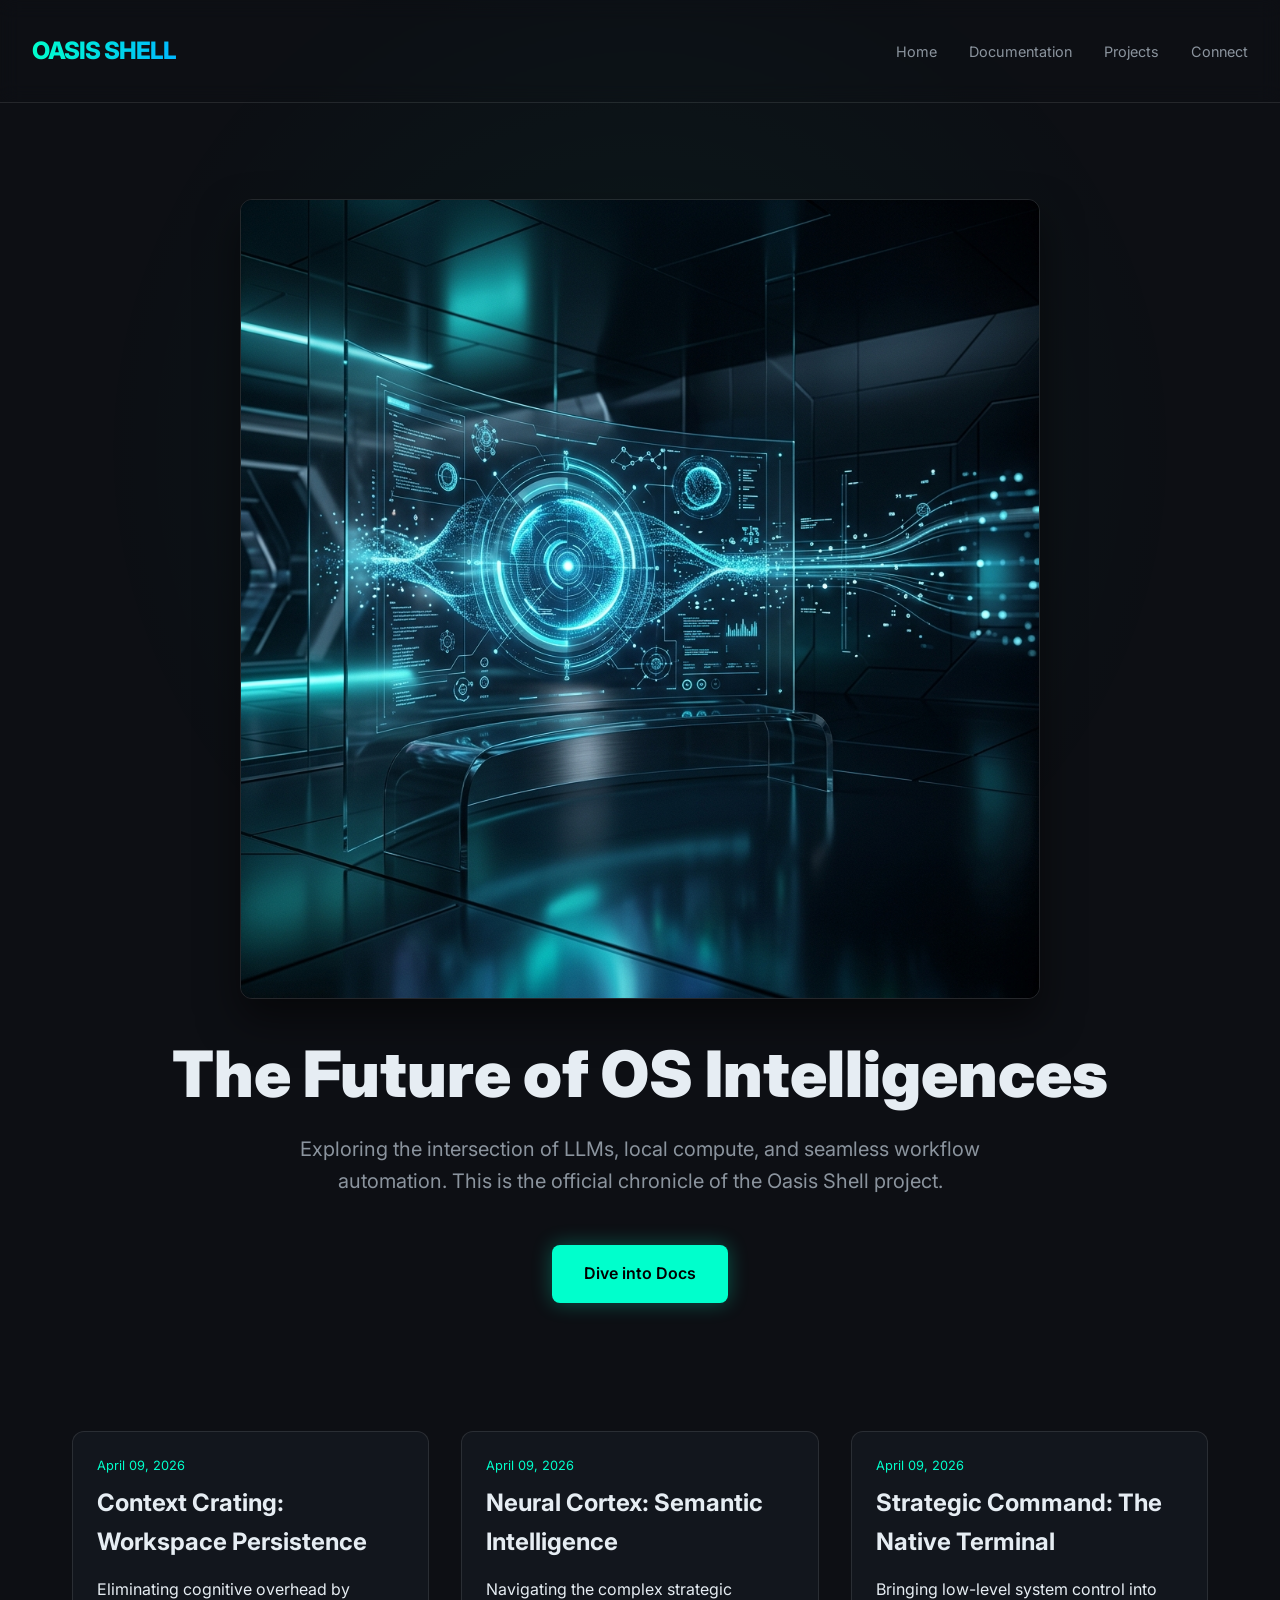
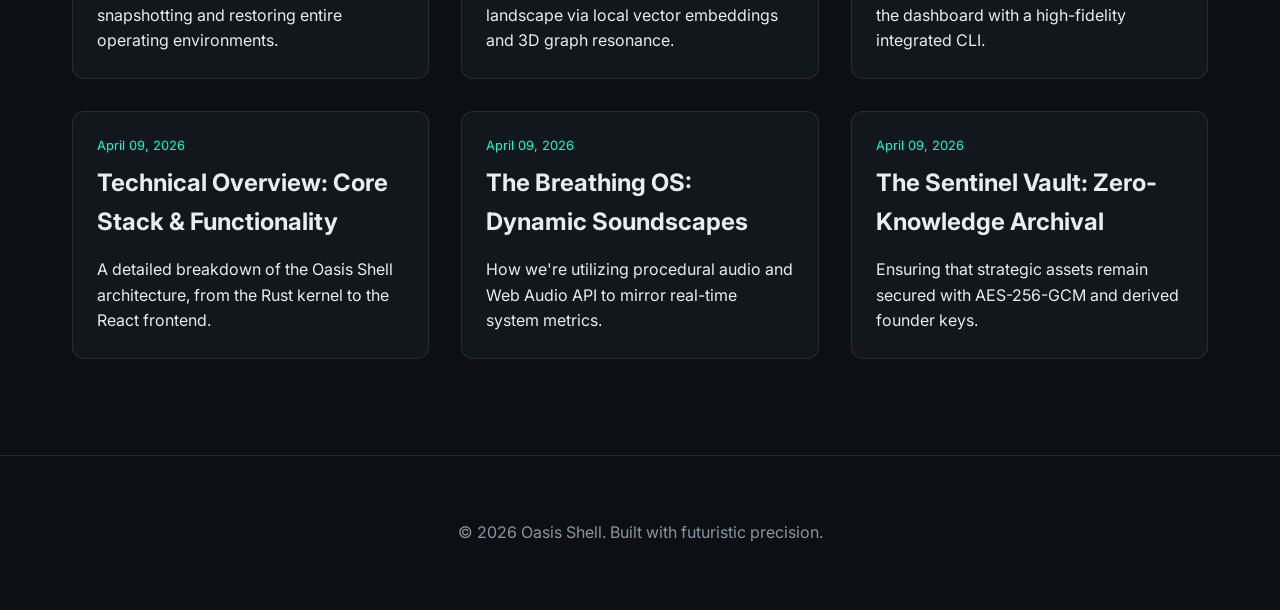
<file: index.html>
<!DOCTYPE html>
<html lang="en">
<head>
    <meta charset="UTF-8">
    <meta name="viewport" content="width=device-width, initial-scale=1.0">
    <title>Oasis Shell | The Blog</title>
    <link rel="stylesheet" href="css/style.css">
    <link rel="preconnect" href="https://fonts.googleapis.com">
    <link rel="preconnect" href="https://fonts.gstatic.com" crossorigin>
    <link href="https://fonts.googleapis.com/css2?family=Inter:ital,opsz,wght@0,14..32,100..900;1,14..32,100..900&display=swap" rel="stylesheet">
    <style>
        .hero {
            opacity: 0;
            animation: fadeIn 1s forwards ease-out 0.2s;
        }

        .posts-grid {
            opacity: 0;
            animation: fadeIn 1s forwards ease-out 0.5s;
        }
    </style>
</head>
<body>
    <div class="bg-vignette"></div>

    <header class="header">
        <div class="logo">Oasis Shell</div>
        <nav class="nav-links">
            <a href="index.html">Home</a>
            <a href="docs/overview.html">Documentation</a>
            <a href="#projects">Projects</a>
            <a href="mailto:contact@oasis.com">Connect</a>
        </nav>
    </header>

    <main>
        <section class="hero">
            <div class="hero-image-container" style="margin-bottom: 2rem;">
                <img src="assets/hero.png" alt="Oasis Shell Hero" style="width: 100%; max-width: 800px; border-radius: 12px; box-shadow: 0 20px 40px rgba(0,0,0,0.5); border: 1px solid var(--border-color);">
            </div>
            <h1>The Future of OS Intelligences</h1>
            <p>Exploring the intersection of LLMs, local compute, and seamless workflow automation. This is the official chronicle of the Oasis Shell project.</p>
            <div class="cta">
                <a href="docs/overview.html" class="btn btn-primary">Dive into Docs</a>
            </div>
        </section>

        <section class="posts-grid">
            <a href="posts/context-crating.html" class="post-card">
              <span class="date">April 09, 2026</span>
              <h3>Context Crating: Workspace Persistence</h3>
              <p>Eliminating cognitive overhead by snapshotting and restoring entire operating environments.</p>
            </a>

            <a href="posts/cortex-intelligence.html" class="post-card">
              <span class="date">April 09, 2026</span>
              <h3>Neural Cortex: Semantic Intelligence</h3>
              <p>Navigating the complex strategic landscape via local vector embeddings and 3D graph resonance.</p>
            </a>

            <a href="posts/command-center.html" class="post-card">
              <span class="date">April 09, 2026</span>
              <h3>Strategic Command: The Native Terminal</h3>
              <p>Bringing low-level system control into the dashboard with a high-fidelity integrated CLI.</p>
            </a>

            <a href="posts/functionality-overview.html" class="post-card">
              <span class="date">April 09, 2026</span>
              <h3>Technical Overview: Core Stack & Functionality</h3>
              <p>A detailed breakdown of the Oasis Shell architecture, from the Rust kernel to the React frontend.</p>
            </a>

            <a href="posts/dynamic-soundscape.html" class="post-card">
              <span class="date">April 09, 2026</span>
              <h3>The Breathing OS: Dynamic Soundscapes</h3>
              <p>How we're utilizing procedural audio and Web Audio API to mirror real-time system metrics.</p>
            </a>

            <a href="posts/sentinel-vault.html" class="post-card">
              <span class="date">April 09, 2026</span>
              <h3>The Sentinel Vault: Zero-Knowledge Archival</h3>
              <p>Ensuring that strategic assets remain secured with AES-256-GCM and derived founder keys.</p>
            </a>
        </section>
    </main>

    <footer style="text-align: center; color: var(--text-secondary); padding: 4rem 1rem; border-top: 1px solid var(--border-color); margin-top: 4rem;">
        <p>&copy; 2026 Oasis Shell. Built with futuristic precision.</p>
    </footer>
</body>
</html>
</file>
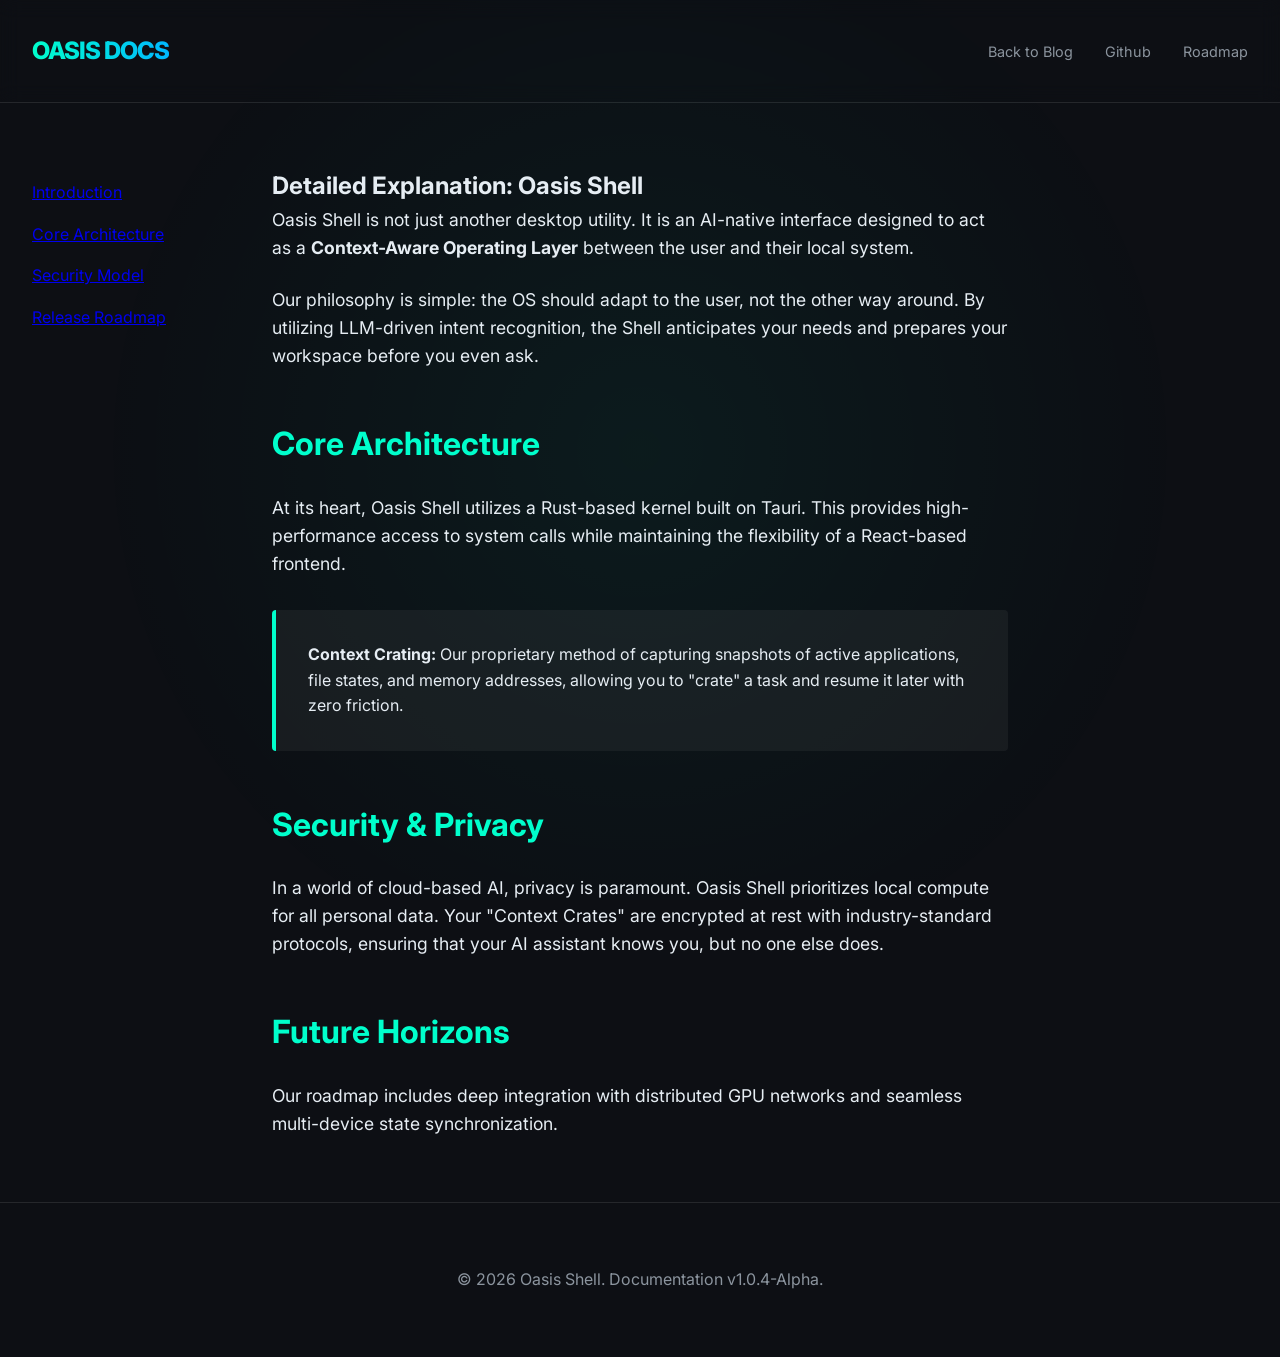
<file: docs/overview.html>
<!DOCTYPE html>
<html lang="en">
<head>
    <meta charset="UTF-8">
    <meta name="viewport" content="width=device-width, initial-scale=1.0">
    <title>Documentation | Oasis Shell</title>
    <link rel="stylesheet" href="../css/style.css">
    <link rel="preconnect" href="https://fonts.googleapis.com">
    <link rel="preconnect" href="https://fonts.gstatic.com" crossorigin>
    <link href="https://fonts.googleapis.com/css2?family=Inter:ital,opsz,wght@0,14..32,100..900;1,14..32,100..900&display=swap" rel="stylesheet">
    <style>
        .doc-container {
            max-width: 800px;
            margin: 4rem auto;
            padding: 0 2rem;
            animation: fadeIn 0.8s forwards;
        }

        .doc-content h2 {
            font-size: 2rem;
            margin: 3rem 0 1.5rem;
            color: var(--accent-color);
        }

        .doc-content p {
            margin-bottom: 1.5rem;
            font-size: 1.1rem;
            color: var(--text-primary);
        }

        .feature-box {
            padding: 2rem;
            background: rgba(255, 255, 255, 0.05);
            border-left: 4px solid var(--accent-color);
            margin: 2rem 0;
            border-radius: 4px;
        }

        .nav-sidebar {
            position: fixed;
            left: 2rem;
            top: 20%;
            display: flex;
            flex-direction: column;
            gap: 1rem;
        }

        @media (max-width: 1000px) {
            .nav-sidebar {
                display: none;
            }
        }
    </style>
</head>
<body>
    <div class="bg-vignette"></div>

    <header class="header">
        <div class="logo">Oasis Docs</div>
        <nav class="nav-links">
            <a href="../index.html">Back to Blog</a>
            <a href="#">Github</a>
            <a href="../index.html#projects">Roadmap</a>
        </nav>
    </header>

    <aside class="nav-sidebar">
        <a href="#introduction" class="nav-link">Introduction</a>
        <a href="#core-architecture" class="nav-link">Core Architecture</a>
        <a href="#security" class="nav-link">Security Model</a>
        <a href="#roadmap" class="nav-link">Release Roadmap</a>
    </aside>

    <main class="doc-container">
        <section id="introduction" class="doc-content">
            <h1>Detailed Explanation: Oasis Shell</h1>
            <p>Oasis Shell is not just another desktop utility. It is an AI-native interface designed to act as a <strong>Context-Aware Operating Layer</strong> between the user and their local system.</p>
            <p>Our philosophy is simple: the OS should adapt to the user, not the other way around. By utilizing LLM-driven intent recognition, the Shell anticipates your needs and prepares your workspace before you even ask.</p>
        </section>

        <section id="core-architecture" class="doc-content">
            <h2>Core Architecture</h2>
            <p>At its heart, Oasis Shell utilizes a Rust-based kernel built on Tauri. This provides high-performance access to system calls while maintaining the flexibility of a React-based frontend.</p>
            <div class="feature-box">
                <strong>Context Crating:</strong> Our proprietary method of capturing snapshots of active applications, file states, and memory addresses, allowing you to "crate" a task and resume it later with zero friction.
            </div>
        </section>

        <section id="security" class="doc-content">
            <h2>Security & Privacy</h2>
            <p>In a world of cloud-based AI, privacy is paramount. Oasis Shell prioritizes local compute for all personal data. Your "Context Crates" are encrypted at rest with industry-standard protocols, ensuring that your AI assistant knows you, but no one else does.</p>
        </section>

        <section id="roadmap" class="doc-content">
            <h2>Future Horizons</h2>
            <p>Our roadmap includes deep integration with distributed GPU networks and seamless multi-device state synchronization.</p>
        </section>
    </main>

    <footer style="text-align: center; color: var(--text-secondary); padding: 4rem 1rem; border-top: 1px solid var(--border-color); margin-top: 4rem;">
        <p>&copy; 2026 Oasis Shell. Documentation v1.0.4-Alpha.</p>
    </footer>

</body>
</html>
</file>
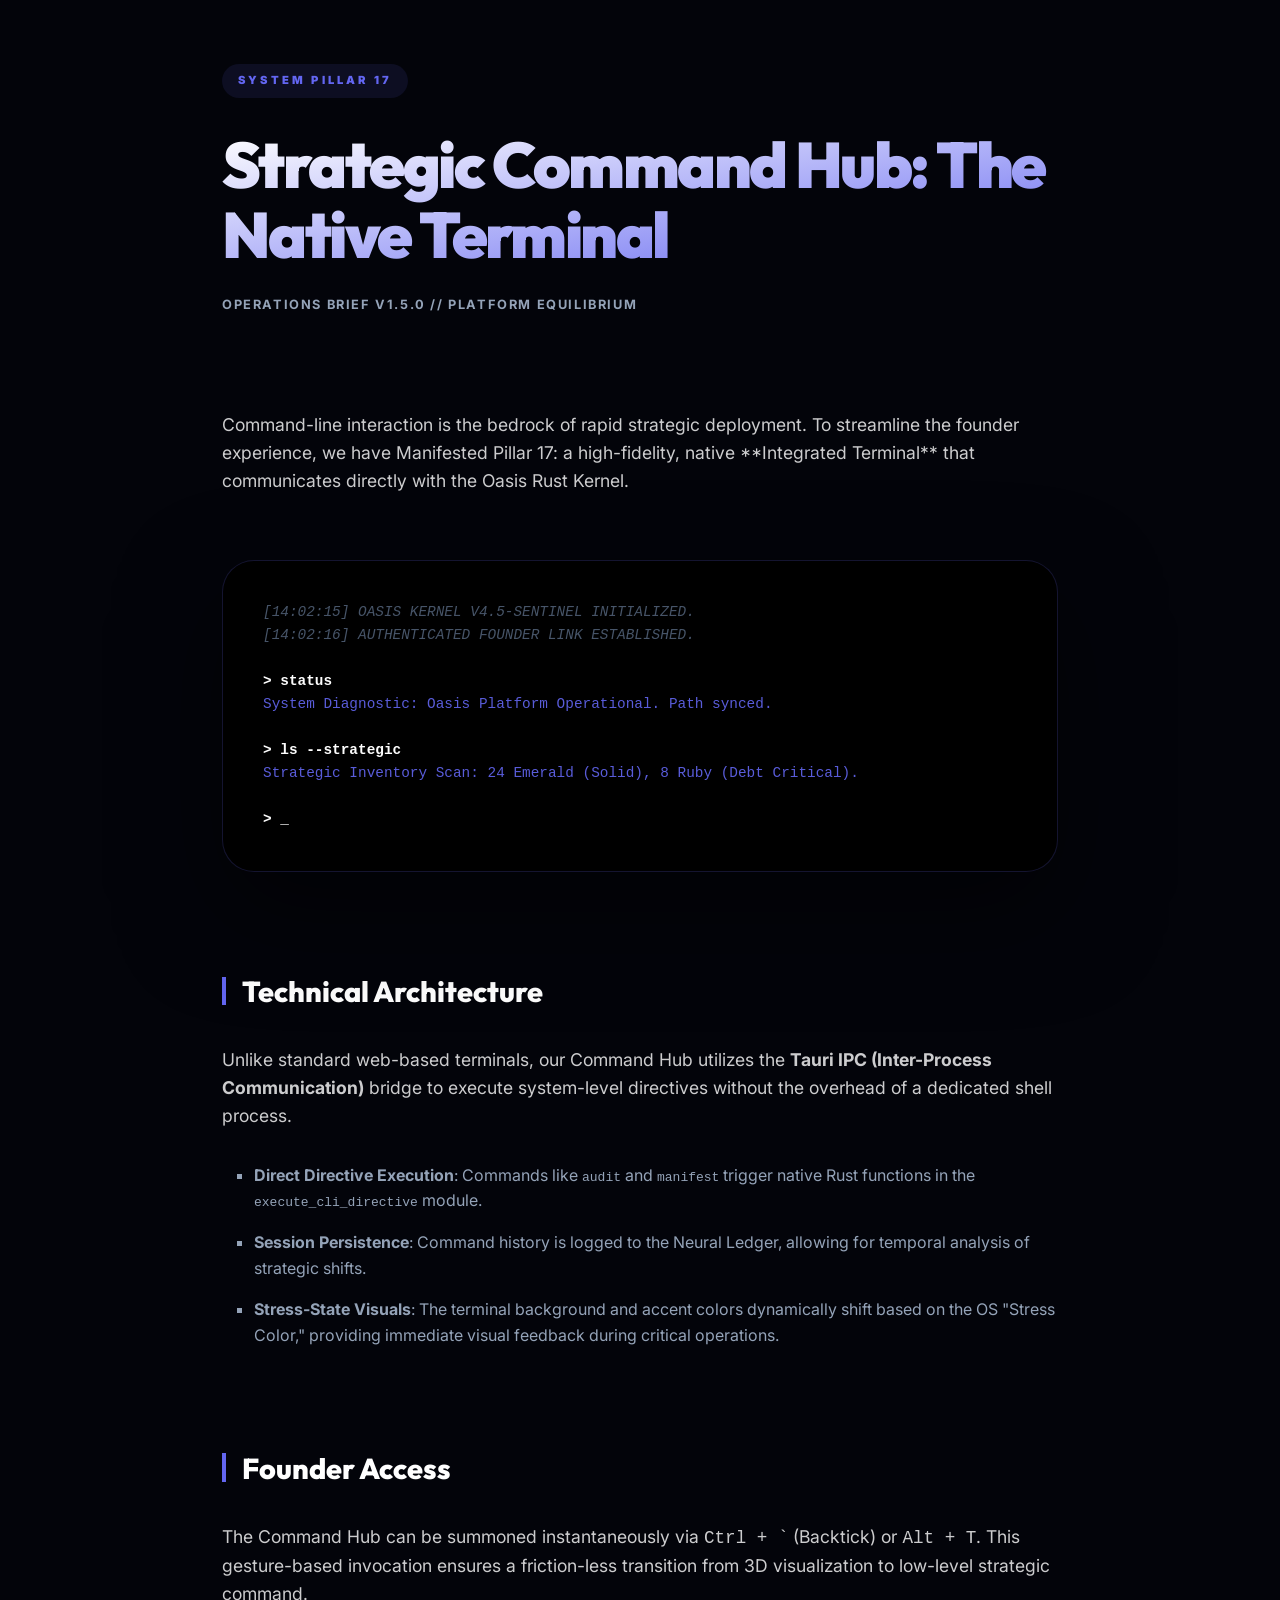
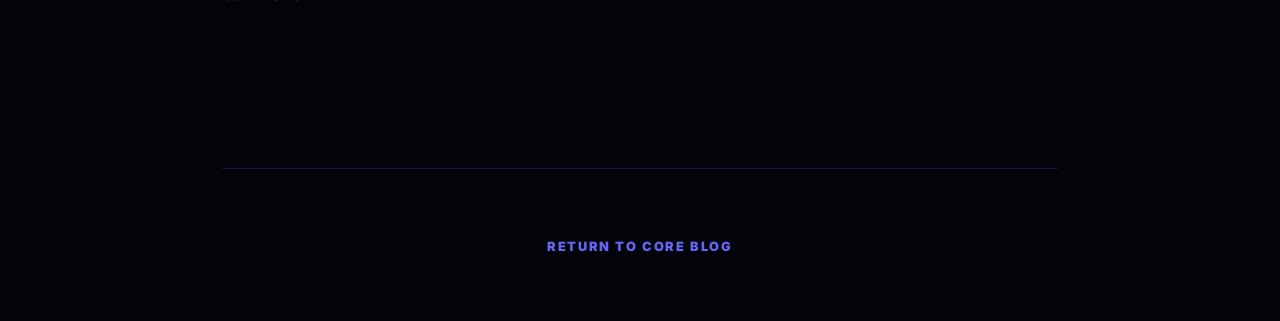
<file: posts/command-center.html>
<!DOCTYPE html>
<html lang="en">
<head>
    <meta charset="UTF-8">
    <meta name="viewport" content="width=device-width, initial-scale=1.0">
    <title>Integrated Terminal: Strategic Command Hub | Oasis Shell</title>
    <link rel="preconnect" href="https://fonts.googleapis.com">
    <link rel="preconnect" href="https://fonts.gstatic.com" crossorigin>
    <link href="https://fonts.googleapis.com/css2?family=Inter:wght@400;700;900&family=Outfit:wght@500;800;900&display=swap" rel="stylesheet">
    <style>
        :root {
            --bg: #03040a;
            --surface: #10121d;
            --accent: #6366f1;
            --text-main: #ffffff;
            --text-dim: #94a3b8;
            --border: rgba(99, 102, 241, 0.2);
        }

        * { margin: 0; padding: 0; box-sizing: border-box; }
        body {
            background: var(--bg);
            color: var(--text-main);
            font-family: 'Inter', sans-serif;
            line-height: 1.6;
            padding: 4rem 2rem;
            max-width: 900px;
            margin: 0 auto;
        }

        header { margin-bottom: 6rem; }
        .tag {
            display: inline-block;
            padding: 0.5rem 1rem;
            background: rgba(99, 102, 241, 0.1);
            color: var(--accent);
            border-radius: 2rem;
            font-size: 0.7rem;
            font-weight: 900;
            text-transform: uppercase;
            letter-spacing: 0.2rem;
            margin-bottom: 2rem;
        }

        h1 {
            font-family: 'Outfit', sans-serif;
            font-size: 4rem;
            font-weight: 900;
            line-height: 1.1;
            letter-spacing: -0.04em;
            margin-bottom: 1.5rem;
            background: linear-gradient(to bottom right, #fff, #6366f1);
            -webkit-background-clip: text;
            -webkit-text-fill-color: transparent;
        }

        .meta {
            font-size: 0.8rem;
            color: var(--text-dim);
            font-weight: 700;
            text-transform: uppercase;
            letter-spacing: 0.1rem;
        }

        section { margin-bottom: 6rem; }
        h2 {
            font-family: 'Outfit', sans-serif;
            font-size: 1.8rem;
            font-weight: 800;
            margin-bottom: 2rem;
            display: flex;
            align-items: center;
            gap: 1rem;
        }

        h2::before {
            content: "";
            display: block;
            width: 4px;
            height: 1.8rem;
            background: var(--accent);
        }

        p {
            font-size: 1.1rem;
            color: rgba(255, 255, 255, 0.8);
            margin-bottom: 2rem;
        }

        .terminal-demo {
            background: #000;
            border: 1px solid var(--border);
            border-radius: 2rem;
            padding: 2.5rem;
            font-family: 'Courier New', Courier, monospace;
            margin: 4rem 0;
            box-shadow: 0 40px 100px rgba(0,0,0,0.5);
            font-size: 0.9rem;
            position: relative;
        }

        .terminal-demo::before {
            content: "";
            position: absolute;
            inset: 0;
            background: linear-gradient(rgba(18,16,16,0) 50%, rgba(0,0,0,0.1) 50%);
            background-size: 100% 4px;
            pointer-events: none;
            opacity: 0.2;
        }

        .cmd { color: #fff; font-weight: bold; }
        .out { color: var(--accent); opacity: 0.9; }
        .meta-line { color: #475569; font-style: italic; }

        footer {
            margin-top: 10rem;
            padding-top: 4rem;
            border-top: 1px solid var(--border);
            text-align: center;
        }

        .back-link {
            color: var(--accent);
            text-decoration: none;
            font-weight: 900;
            font-size: 0.8rem;
            text-transform: uppercase;
            letter-spacing: 0.1rem;
        }
    </style>
</head>
<body>
    <header>
        <span class="tag">System Pillar 17</span>
        <h1>Strategic Command Hub: The Native Terminal</h1>
        <div class="meta">Operations Brief v1.5.0 // Platform Equilibrium</div>
    </header>

    <section>
        <p>Command-line interaction is the bedrock of rapid strategic deployment. To streamline the founder experience, we have Manifested Pillar 17: a high-fidelity, native **Integrated Terminal** that communicates directly with the Oasis Rust Kernel.</p>
        
        <div class="terminal-demo">
            <div class="meta-line">[14:02:15] OASIS KERNEL V4.5-SENTINEL INITIALIZED.</div>
            <div class="meta-line">[14:02:16] AUTHENTICATED FOUNDER LINK ESTABLISHED.</div>
            <br>
            <div><span class="cmd">> status</span></div>
            <div class="out">System Diagnostic: Oasis Platform Operational. Path synced.</div>
            <br>
            <div><span class="cmd">> ls --strategic</span></div>
            <div class="out">Strategic Inventory Scan: 24 Emerald (Solid), 8 Ruby (Debt Critical).</div>
            <br>
            <div><span class="cmd">> _</span></div>
        </div>
    </section>

    <section>
        <h2>Technical Architecture</h2>
        <p>Unlike standard web-based terminals, our Command Hub utilizes the <strong>Tauri IPC (Inter-Process Communication)</strong> bridge to execute system-level directives without the overhead of a dedicated shell process.</p>
        <ul style="color: var(--text-dim); padding-left: 2rem; margin-bottom: 2rem; list-style: square;">
            <li style="margin-bottom: 1rem;"><strong>Direct Directive Execution</strong>: Commands like <code>audit</code> and <code>manifest</code> trigger native Rust functions in the <code>execute_cli_directive</code> module.</li>
            <li style="margin-bottom: 1rem;"><strong>Session Persistence</strong>: Command history is logged to the Neural Ledger, allowing for temporal analysis of strategic shifts.</li>
            <li style="margin-bottom: 1rem;"><strong>Stress-State Visuals</strong>: The terminal background and accent colors dynamically shift based on the OS "Stress Color," providing immediate visual feedback during critical operations.</li>
        </ul>
    </section>

    <section>
        <h2>Founder Access</h2>
        <p>The Command Hub can be summoned instantaneously via <code>Ctrl + `</code> (Backtick) or <code>Alt + T</code>. This gesture-based invocation ensures a friction-less transition from 3D visualization to low-level strategic command.</p>
    </section>

    <footer>
        <a href="../index.html" class="back-link">Return to Core Blog</a>
    </footer>
</body>
</html>
</file>
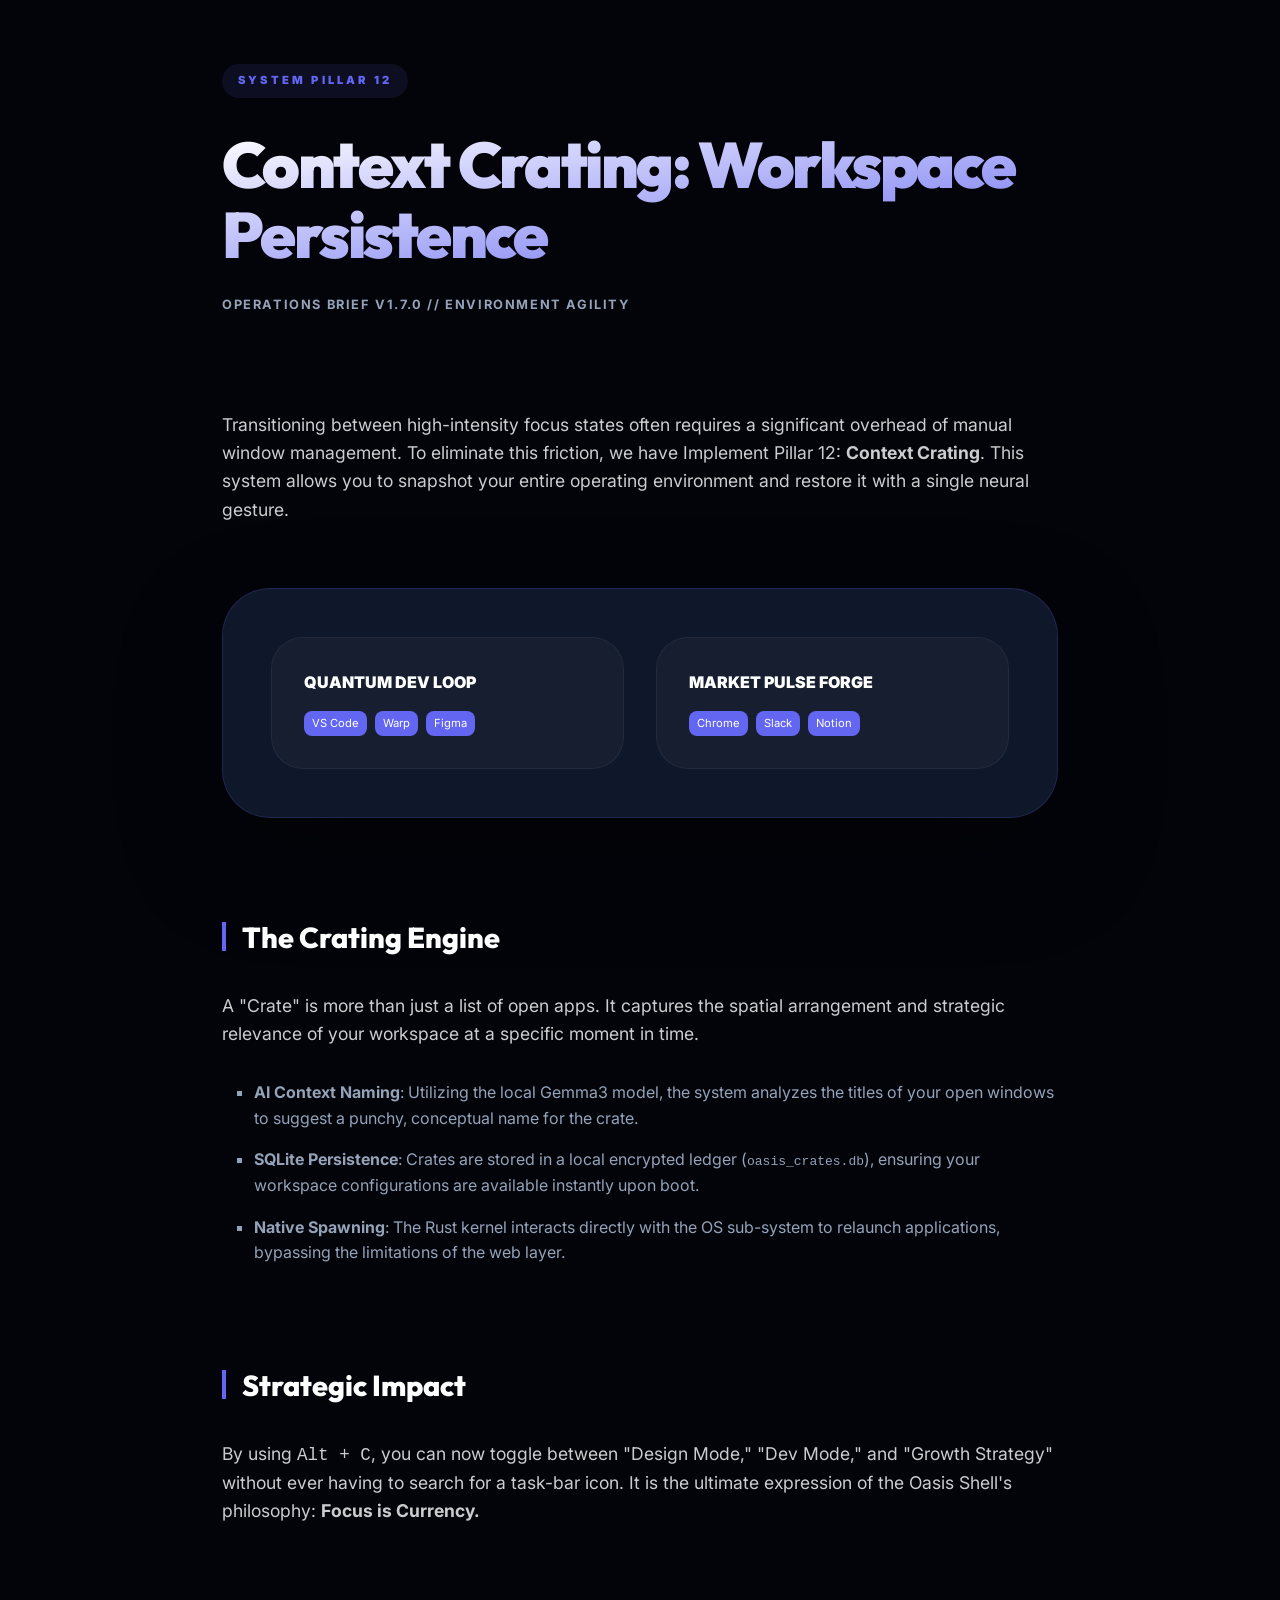
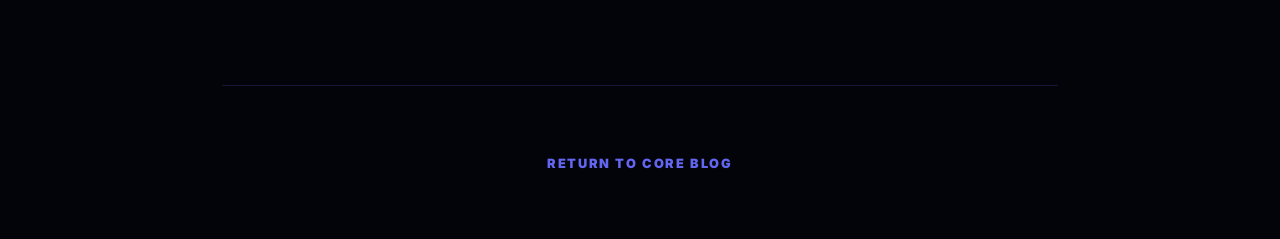
<file: posts/context-crating.html>
<!DOCTYPE html>
<html lang="en">
<head>
    <meta charset="UTF-8">
    <meta name="viewport" content="width=device-width, initial-scale=1.0">
    <title>Context Crating: Workspace Persistence | Oasis Shell</title>
    <link rel="preconnect" href="https://fonts.googleapis.com">
    <link rel="preconnect" href="https://fonts.gstatic.com" crossorigin>
    <link href="https://fonts.googleapis.com/css2?family=Inter:wght@400;700;900&family=Outfit:wght@500;800;900&display=swap" rel="stylesheet">
    <style>
        :root {
            --bg: #03040a;
            --surface: #0f172a;
            --accent: #6366f1;
            --text-main: #ffffff;
            --text-dim: #94a3b8;
            --border: rgba(99, 102, 241, 0.2);
        }

        * { margin: 0; padding: 0; box-sizing: border-box; }
        body {
            background: var(--bg);
            color: var(--text-main);
            font-family: 'Inter', sans-serif;
            line-height: 1.6;
            padding: 4rem 2rem;
            max-width: 900px;
            margin: 0 auto;
        }

        header { margin-bottom: 6rem; }
        .tag {
            display: inline-block;
            padding: 0.5rem 1rem;
            background: rgba(99, 102, 241, 0.1);
            color: var(--accent);
            border-radius: 2rem;
            font-size: 0.7rem;
            font-weight: 900;
            text-transform: uppercase;
            letter-spacing: 0.2rem;
            margin-bottom: 2rem;
        }

        h1 {
            font-family: 'Outfit', sans-serif;
            font-size: 4rem;
            font-weight: 900;
            line-height: 1.1;
            letter-spacing: -0.04em;
            margin-bottom: 1.5rem;
            background: linear-gradient(to bottom right, #fff, #6366f1);
            -webkit-background-clip: text;
            -webkit-text-fill-color: transparent;
        }

        .meta {
            font-size: 0.8rem;
            color: var(--text-dim);
            font-weight: 700;
            text-transform: uppercase;
            letter-spacing: 0.1rem;
        }

        section { margin-bottom: 6rem; }
        h2 {
            font-family: 'Outfit', sans-serif;
            font-size: 1.8rem;
            font-weight: 800;
            margin-bottom: 2rem;
            display: flex;
            align-items: center;
            gap: 1rem;
        }

        h2::before {
            content: "";
            display: block;
            width: 4px;
            height: 1.8rem;
            background: var(--accent);
        }

        p {
            font-size: 1.1rem;
            color: rgba(255, 255, 255, 0.8);
            margin-bottom: 2rem;
        }

        .crate-mock {
            background: var(--surface);
            border: 1px solid var(--border);
            border-radius: 3rem;
            padding: 3rem;
            margin: 4rem 0;
            display: grid;
            grid-template-columns: repeat(auto-fit, minmax(200px, 1fr));
            gap: 2rem;
            box-shadow: 0 40px 100px rgba(0,0,0,0.4);
        }

        .crate-card {
            background: rgba(255,255,255,0.03);
            border: 1px solid rgba(255,255,255,0.05);
            border-radius: 2rem;
            padding: 2rem;
            position: relative;
        }

        .title { color: #fff; font-weight: 900; font-size: 1rem; margin-bottom: 1rem; text-transform: uppercase;}
        .apps { font-size: 0.7rem; color: var(--text-dim); display: flex; flex-wrap: wrap; gap: 0.5rem; }
        .app-tag { background: var(--accent); color: #fff; padding: 0.2rem 0.5rem; border-radius: 0.5rem; }

        footer {
            margin-top: 10rem;
            padding-top: 4rem;
            border-top: 1px solid var(--border);
            text-align: center;
        }

        .back-link {
            color: var(--accent);
            text-decoration: none;
            font-weight: 900;
            font-size: 0.8rem;
            text-transform: uppercase;
            letter-spacing: 0.1rem;
        }
    </style>
</head>
<body>
    <header>
        <span class="tag">System Pillar 12</span>
        <h1>Context Crating: Workspace Persistence</h1>
        <div class="meta">Operations Brief v1.7.0 // Environment Agility</div>
    </header>

    <section>
        <p>Transitioning between high-intensity focus states often requires a significant overhead of manual window management. To eliminate this friction, we have Implement Pillar 12: <strong>Context Crating</strong>. This system allows you to snapshot your entire operating environment and restore it with a single neural gesture.</p>
        
        <div class="crate-mock">
            <div class="crate-card">
                <div class="title">Quantum Dev Loop</div>
                <div class="apps">
                    <span class="app-tag">VS Code</span>
                    <span class="app-tag">Warp</span>
                    <span class="app-tag">Figma</span>
                </div>
            </div>
            <div class="crate-card">
                <div class="title">Market Pulse Forge</div>
                <div class="apps">
                    <span class="app-tag">Chrome</span>
                    <span class="app-tag">Slack</span>
                    <span class="app-tag">Notion</span>
                </div>
            </div>
        </div>
    </section>

    <section>
        <h2>The Crating Engine</h2>
        <p>A "Crate" is more than just a list of open apps. It captures the spatial arrangement and strategic relevance of your workspace at a specific moment in time.</p>
        <ul style="color: var(--text-dim); padding-left: 2rem; margin-bottom: 2rem; list-style: square;">
            <li style="margin-bottom: 1rem;"><strong>AI Context Naming</strong>: Utilizing the local Gemma3 model, the system analyzes the titles of your open windows to suggest a punchy, conceptual name for the crate.</li>
            <li style="margin-bottom: 1rem;"><strong>SQLite Persistence</strong>: Crates are stored in a local encrypted ledger (<code>oasis_crates.db</code>), ensuring your workspace configurations are available instantly upon boot.</li>
            <li style="margin-bottom: 1rem;"><strong>Native Spawning</strong>: The Rust kernel interacts directly with the OS sub-system to relaunch applications, bypassing the limitations of the web layer.</li>
        </ul>
    </section>

    <section>
        <h2>Strategic Impact</h2>
        <p>By using <code>Alt + C</code>, you can now toggle between "Design Mode," "Dev Mode," and "Growth Strategy" without ever having to search for a task-bar icon. It is the ultimate expression of the Oasis Shell's philosophy: <strong>Focus is Currency.</strong></p>
    </section>

    <footer>
        <a href="../index.html" class="back-link">Return to Core Blog</a>
    </footer>
</body>
</html>
</file>
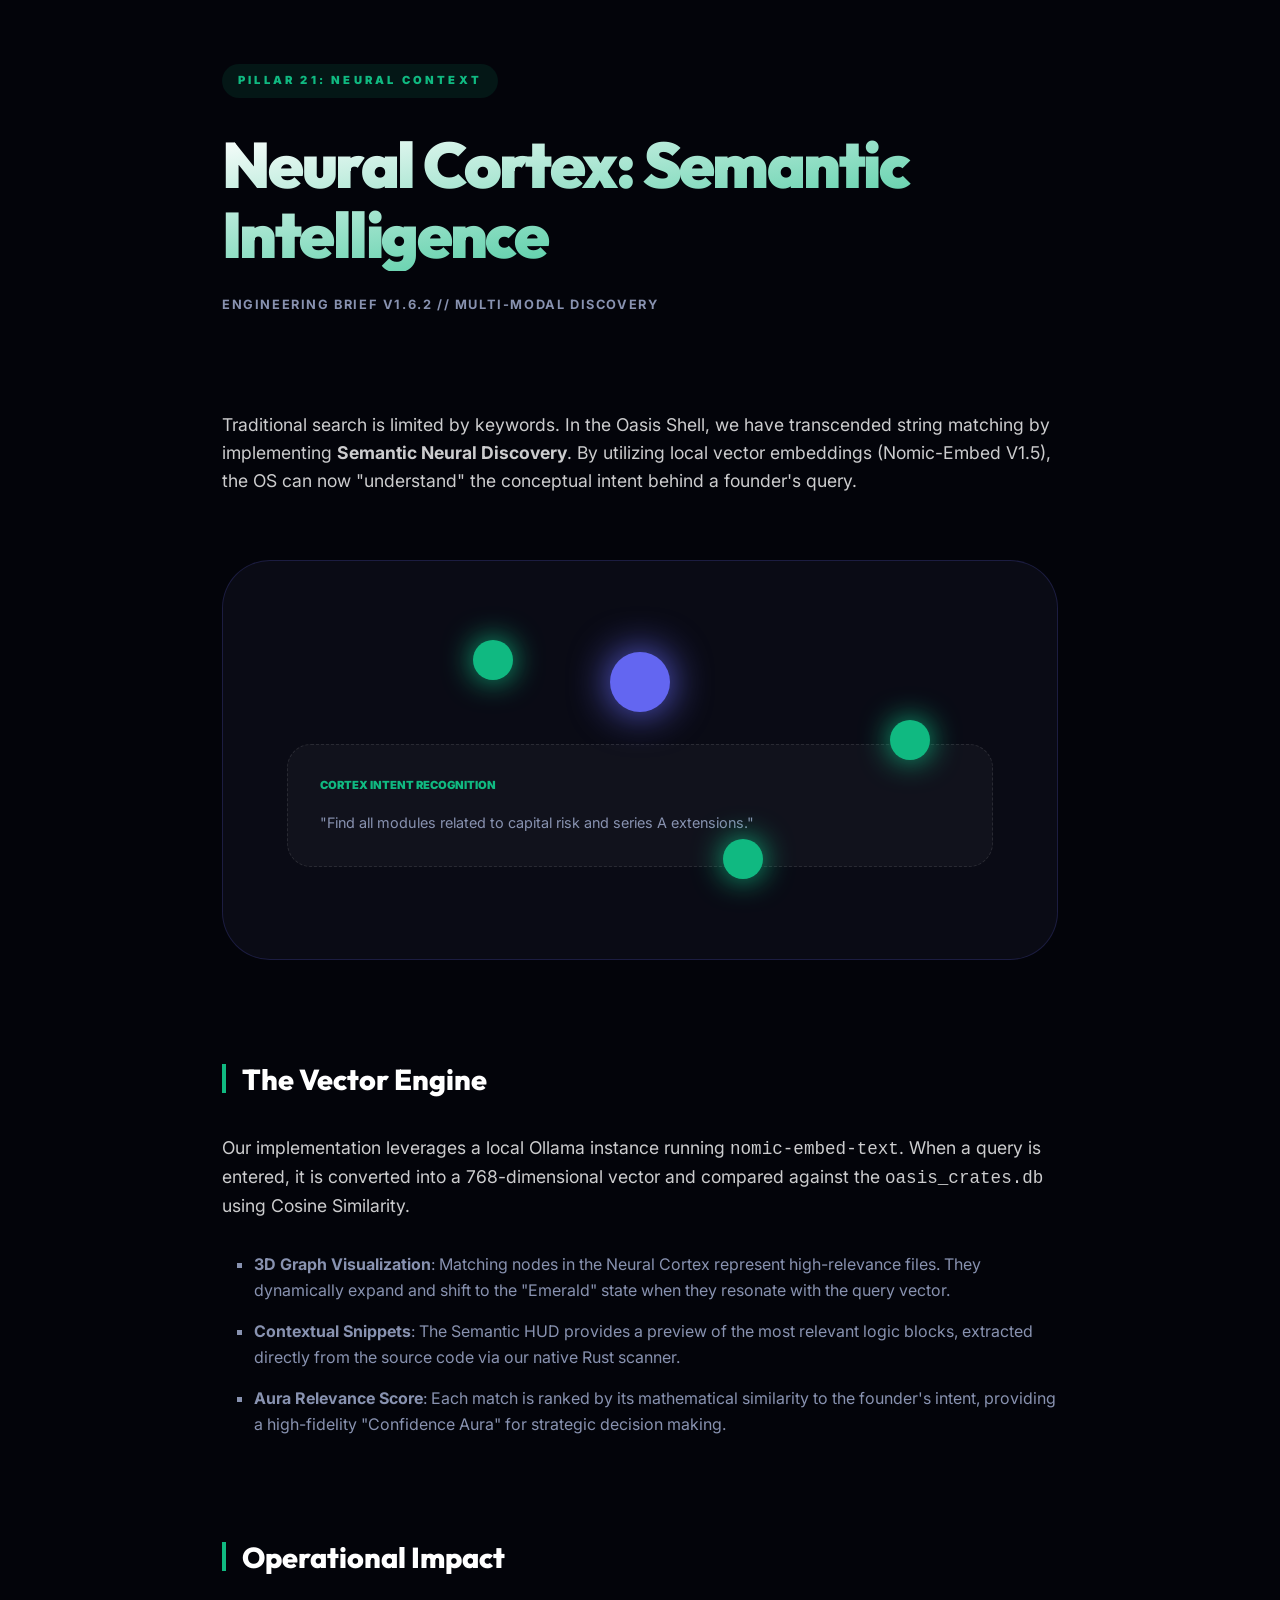
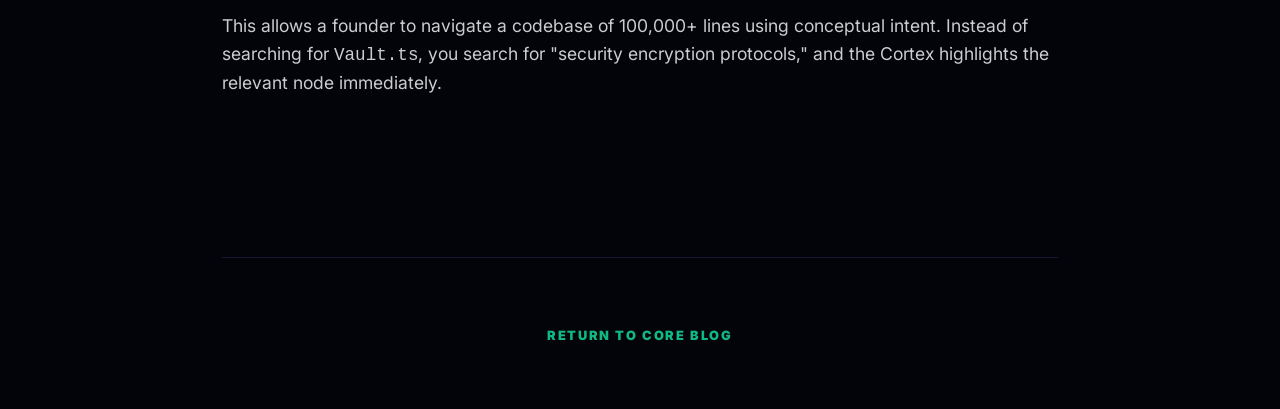
<file: posts/cortex-intelligence.html>
<!DOCTYPE html>
<html lang="en">
<head>
    <meta charset="UTF-8">
    <meta name="viewport" content="width=device-width, initial-scale=1.0">
    <title>Neural Cortex: Semantic Graph Navigation | Oasis Shell</title>
    <link rel="preconnect" href="https://fonts.googleapis.com">
    <link rel="preconnect" href="https://fonts.gstatic.com" crossorigin>
    <link href="https://fonts.googleapis.com/css2?family=Inter:wght@400;700;900&family=Outfit:wght@500;800;900&display=swap" rel="stylesheet">
    <style>
        :root {
            --bg: #03040a;
            --surface: #0a0b15;
            --accent: #10b981;
            --secondary: #6366f1;
            --text-main: #ffffff;
            --text-dim: #8892b0;
            --border: rgba(99, 102, 241, 0.2);
        }

        * { margin: 0; padding: 0; box-sizing: border-box; }
        body {
            background: var(--bg);
            color: var(--text-main);
            font-family: 'Inter', sans-serif;
            line-height: 1.6;
            padding: 4rem 2rem;
            max-width: 900px;
            margin: 0 auto;
        }

        header { margin-bottom: 6rem; }
        .tag {
            display: inline-block;
            padding: 0.5rem 1rem;
            background: rgba(16, 185, 129, 0.1);
            color: var(--accent);
            border-radius: 2rem;
            font-size: 0.7rem;
            font-weight: 900;
            text-transform: uppercase;
            letter-spacing: 0.2rem;
            margin-bottom: 2rem;
        }

        h1 {
            font-family: 'Outfit', sans-serif;
            font-size: 4rem;
            font-weight: 900;
            line-height: 1.1;
            letter-spacing: -0.04em;
            margin-bottom: 1.5rem;
            background: linear-gradient(to bottom right, #fff, #10b981);
            -webkit-background-clip: text;
            -webkit-text-fill-color: transparent;
        }

        .meta {
            font-size: 0.8rem;
            color: var(--text-dim);
            font-weight: 700;
            text-transform: uppercase;
            letter-spacing: 0.1rem;
        }

        section { margin-bottom: 6rem; }
        h2 {
            font-family: 'Outfit', sans-serif;
            font-size: 1.8rem;
            font-weight: 800;
            margin-bottom: 2rem;
            display: flex;
            align-items: center;
            gap: 1rem;
        }

        h2::before {
            content: "";
            display: block;
            width: 4px;
            height: 1.8rem;
            background: var(--accent);
        }

        p {
            font-size: 1.1rem;
            color: rgba(255, 255, 255, 0.8);
            margin-bottom: 2rem;
        }

        .graph-viz {
            background: var(--surface);
            border: 1px solid var(--border);
            border-radius: 3rem;
            padding: 4rem;
            margin: 4rem 0;
            position: relative;
            overflow: hidden;
            display: flex;
            flex-direction: column;
            align-items: center;
            justify-content: center;
            min-height: 400px;
        }

        .node-hub {
            width: 60px;
            height: 60px;
            background: var(--secondary);
            border-radius: 50%;
            box-shadow: 0 0 40px var(--secondary);
            z-index: 2;
        }

        .node-match {
            width: 40px;
            height: 40px;
            background: var(--accent);
            border-radius: 50%;
            box-shadow: 0 0 30px var(--accent);
            position: absolute;
            animation: float 4s infinite ease-in-out;
        }

        @keyframes float {
            0%, 100% { transform: translate(0, 0); }
            50% { transform: translate(10px, -20px); }
        }

        .search-snippet {
            width: 100%;
            background: rgba(255, 255, 255, 0.03);
            border-radius: 1.5rem;
            padding: 2rem;
            font-family: 'Inter', sans-serif;
            margin-top: 2rem;
            border: 1px dashed rgba(255,255,255,0.1);
        }

        footer {
            margin-top: 10rem;
            padding-top: 4rem;
            border-top: 1px solid var(--border);
            text-align: center;
        }

        .back-link {
            color: var(--accent);
            text-decoration: none;
            font-weight: 900;
            font-size: 0.8rem;
            text-transform: uppercase;
            letter-spacing: 0.1rem;
        }
    </style>
</head>
<body>
    <header>
        <span class="tag">Pillar 21: Neural Context</span>
        <h1>Neural Cortex: Semantic Intelligence</h1>
        <div class="meta">Engineering Brief v1.6.2 // Multi-Modal Discovery</div>
    </header>

    <section>
        <p>Traditional search is limited by keywords. In the Oasis Shell, we have transcended string matching by implementing <strong>Semantic Neural Discovery</strong>. By utilizing local vector embeddings (Nomic-Embed V1.5), the OS can now "understand" the conceptual intent behind a founder's query.</p>
        
        <div class="graph-viz">
            <div class="node-hub"></div>
            <div class="node-match" style="top: 20%; left: 30%;"></div>
            <div class="node-match" style="top: 70%; left: 60%; animation-delay: 1s;"></div>
            <div class="node-match" style="top: 40%; left: 80%; animation-delay: 2s;"></div>
            
            <div class="search-snippet">
                <span style="color: var(--accent); font-weight: 900; font-size: 0.7rem; text-transform: uppercase; display: block; margin-bottom: 1rem;">Cortex Intent Recognition</span>
                <p style="font-size: 0.9rem; margin: 0; color: var(--text-dim);">"Find all modules related to capital risk and series A extensions."</p>
            </div>
        </div>
    </section>

    <section>
        <h2>The Vector Engine</h2>
        <p>Our implementation leverages a local Ollama instance running <code>nomic-embed-text</code>. When a query is entered, it is converted into a 768-dimensional vector and compared against the <code>oasis_crates.db</code> using Cosine Similarity.</p>
        <ul style="color: var(--text-dim); padding-left: 2rem; margin-bottom: 2rem; list-style: square;">
            <li style="margin-bottom: 1rem;"><strong>3D Graph Visualization</strong>: Matching nodes in the Neural Cortex represent high-relevance files. They dynamically expand and shift to the "Emerald" state when they resonate with the query vector.</li>
            <li style="margin-bottom: 1rem;"><strong>Contextual Snippets</strong>: The Semantic HUD provides a preview of the most relevant logic blocks, extracted directly from the source code via our native Rust scanner.</li>
            <li style="margin-bottom: 1rem;"><strong>Aura Relevance Score</strong>: Each match is ranked by its mathematical similarity to the founder's intent, providing a high-fidelity "Confidence Aura" for strategic decision making.</li>
        </ul>
    </section>

    <section>
        <h2>Operational Impact</h2>
        <p>This allows a founder to navigate a codebase of 100,000+ lines using conceptual intent. Instead of searching for <code>Vault.ts</code>, you search for "security encryption protocols," and the Cortex highlights the relevant node immediately.</p>
    </section>

    <footer>
        <a href="../index.html" class="back-link">Return to Core Blog</a>
    </footer>
</body>
</html>
</file>
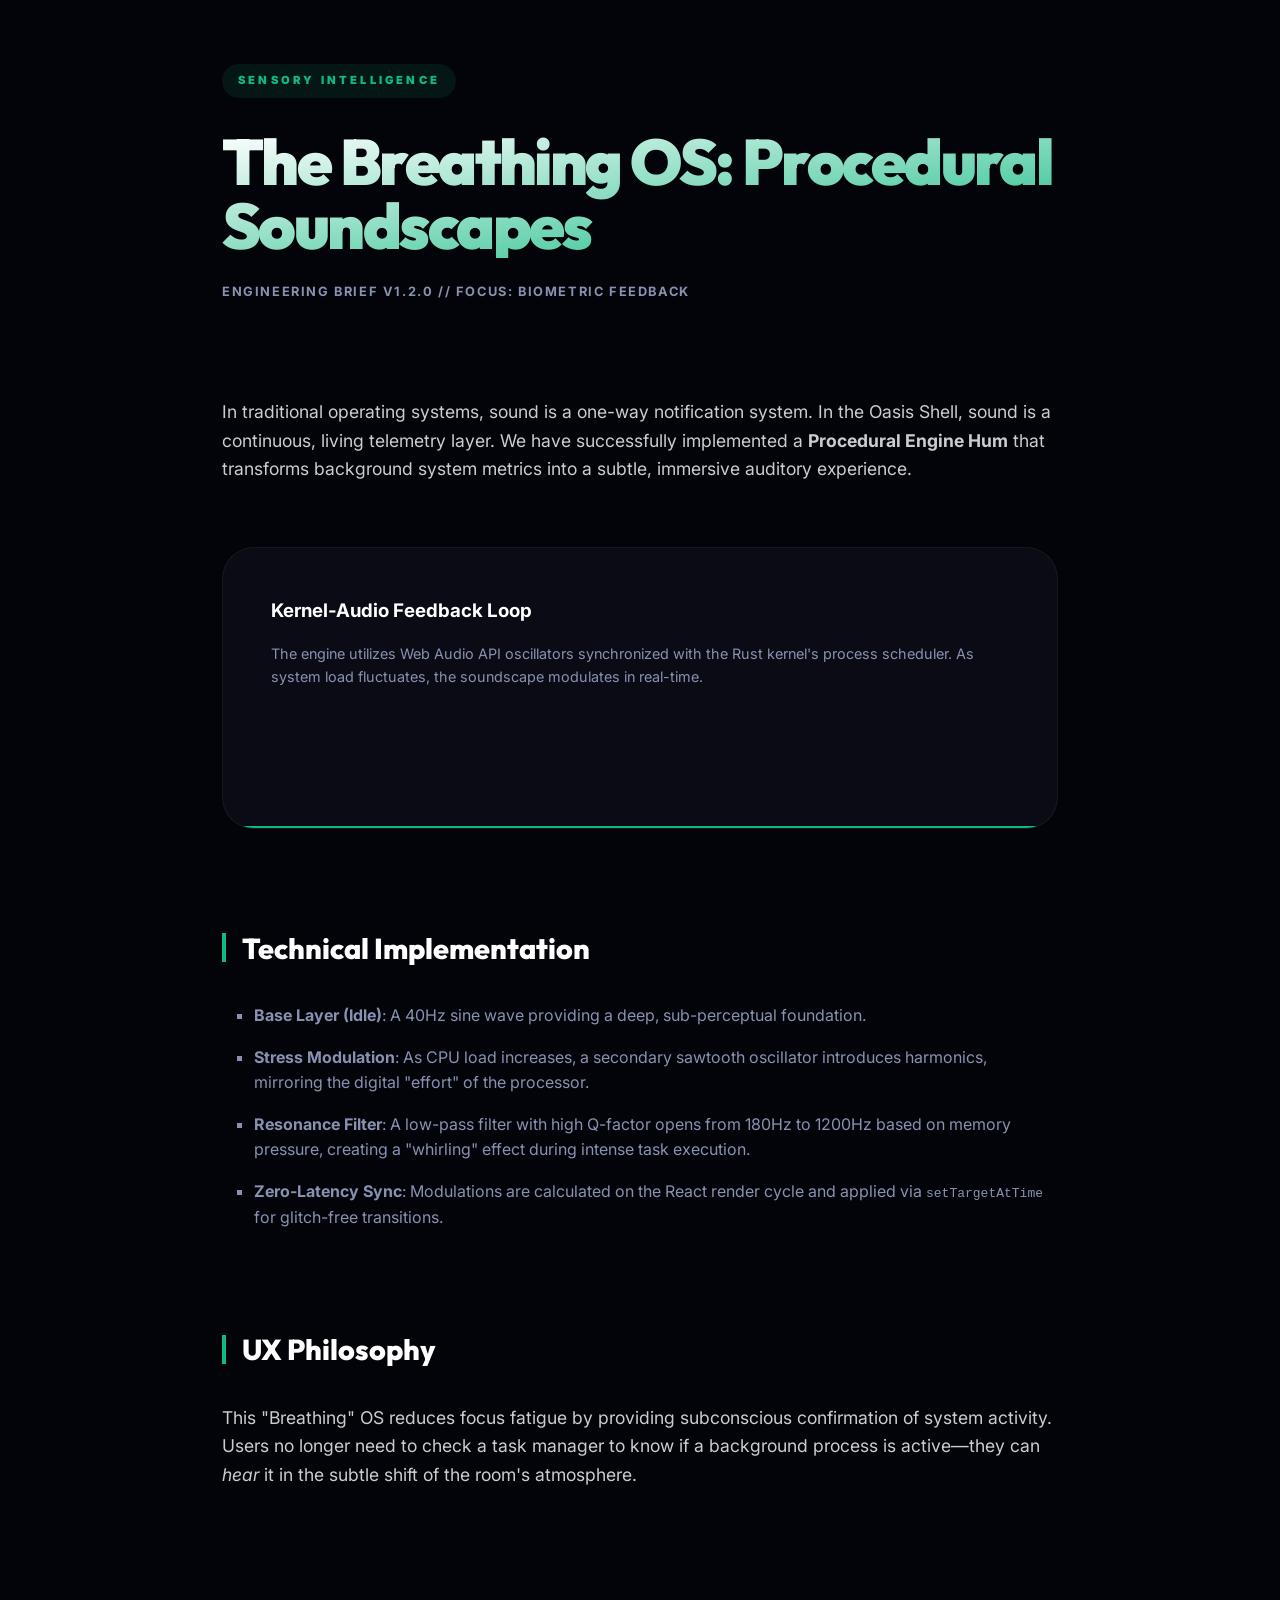
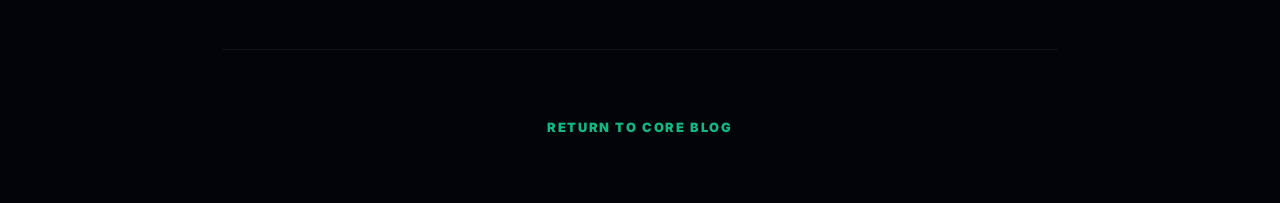
<file: posts/dynamic-soundscape.html>
<!DOCTYPE html>
<html lang="en">
<head>
    <meta charset="UTF-8">
    <meta name="viewport" content="width=device-width, initial-scale=1.0">
    <title>Dynamic Soundscape: The Breathing OS | Oasis Shell</title>
    <link rel="preconnect" href="https://fonts.googleapis.com">
    <link rel="preconnect" href="https://fonts.gstatic.com" crossorigin>
    <link href="https://fonts.googleapis.com/css2?family=Inter:wght@400;700;900&family=Outfit:wght@500;800;900&display=swap" rel="stylesheet">
    <style>
        :root {
            --bg: #03040a;
            --surface: #0a0b15;
            --accent: #10b981;
            --text-main: #ffffff;
            --text-dim: #8892b0;
            --border: rgba(255, 255, 255, 0.05);
        }

        * { margin: 0; padding: 0; box-sizing: border-box; }
        body {
            background: var(--bg);
            color: var(--text-main);
            font-family: 'Inter', sans-serif;
            line-height: 1.6;
            padding: 4rem 2rem;
            max-width: 900px;
            margin: 0 auto;
        }

        header { margin-bottom: 6rem; }
        .tag {
            display: inline-block;
            padding: 0.5rem 1rem;
            background: rgba(16, 185, 129, 0.1);
            color: var(--accent);
            border-radius: 2rem;
            font-size: 0.7rem;
            font-weight: 900;
            text-transform: uppercase;
            letter-spacing: 0.2rem;
            margin-bottom: 2rem;
        }

        h1 {
            font-family: 'Outfit', sans-serif;
            font-size: 4rem;
            font-weight: 900;
            line-height: 1;
            letter-spacing: -0.04em;
            margin-bottom: 1.5rem;
            background: linear-gradient(to bottom right, #fff, #10b981);
            -webkit-background-clip: text;
            -webkit-text-fill-color: transparent;
        }

        .meta {
            font-size: 0.8rem;
            color: var(--text-dim);
            font-weight: 700;
            text-transform: uppercase;
            letter-spacing: 0.1rem;
        }

        section { margin-bottom: 6rem; }
        h2 {
            font-family: 'Outfit', sans-serif;
            font-size: 1.8rem;
            font-weight: 800;
            margin-bottom: 2rem;
            display: flex;
            align-items: center;
            gap: 1rem;
        }

        h2::before {
            content: "";
            display: block;
            width: 4px;
            height: 1.8rem;
            background: var(--accent);
        }

        p {
            font-size: 1.1rem;
            color: rgba(255, 255, 255, 0.8);
            margin-bottom: 2rem;
        }

        .tech-box {
            background: var(--surface);
            border: 1px solid var(--border);
            border-radius: 2rem;
            padding: 3rem;
            margin: 4rem 0;
            position: relative;
            overflow: hidden;
        }

        .tech-box::after {
            content: "";
            position: absolute;
            bottom: 0;
            left: 0;
            width: 100%;
            height: 2px;
            background: var(--accent);
            animation: pulse-width 2s infinite ease-in-out;
        }

        @keyframes pulse-width {
            0% { transform: scaleX(0); opacity: 0.2; }
            50% { transform: scaleX(1); opacity: 0.8; }
            100% { transform: scaleX(0); opacity: 0.2; }
        }

        .audio-viz {
            display: flex;
            align-items: flex-end;
            gap: 4px;
            height: 60px;
            margin-top: 2rem;
        }

        .bar {
            flex: 1;
            background: var(--accent);
            border-radius: 2px;
            animation: bar-dance 1.5s infinite ease-in-out;
        }

        @keyframes bar-dance {
            0%, 100% { height: 10%; }
            50% { height: var(--h, 60%); }
        }

        footer {
            margin-top: 10rem;
            padding-top: 4rem;
            border-top: 1px solid var(--border);
            text-align: center;
        }

        .back-link {
            color: var(--accent);
            text-decoration: none;
            font-weight: 900;
            font-size: 0.8rem;
            text-transform: uppercase;
            letter-spacing: 0.1rem;
        }
    </style>
</head>
<body>
    <header>
        <span class="tag">Sensory Intelligence</span>
        <h1>The Breathing OS: Procedural Soundscapes</h1>
        <div class="meta">Engineering Brief v1.2.0 // Focus: Biometric Feedback</div>
    </header>

    <section>
        <p>In traditional operating systems, sound is a one-way notification system. In the Oasis Shell, sound is a continuous, living telemetry layer. We have successfully implemented a <strong>Procedural Engine Hum</strong> that transforms background system metrics into a subtle, immersive auditory experience.</p>
        
        <div class="tech-box">
            <h3>Kernel-Audio Feedback Loop</h3>
            <p style="font-size: 0.9rem; color: var(--text-dim); margin-top: 1rem;">The engine utilizes Web Audio API oscillators synchronized with the Rust kernel's process scheduler. As system load fluctuates, the soundscape modulates in real-time.</p>
            
            <div class="audio-viz">
                <div class="bar" style="--h: 40%;"></div>
                <div class="bar" style="--h: 70%;"></div>
                <div class="bar" style="--h: 90%;"></div>
                <div class="bar" style="--h: 60%;"></div>
                <div class="bar" style="--h: 80%;"></div>
                <div class="bar" style="--h: 40%;"></div>
                <div class="bar" style="--h: 50%;"></div>
                <div class="bar" style="--h: 30%;"></div>
            </div>
        </div>
    </section>

    <section>
        <h2>Technical Implementation</h2>
        <ul style="color: var(--text-dim); padding-left: 2rem; margin-bottom: 2rem; list-style: square;">
            <li style="margin-bottom: 1rem;"><strong>Base Layer (Idle)</strong>: A 40Hz sine wave providing a deep, sub-perceptual foundation.</li>
            <li style="margin-bottom: 1rem;"><strong>Stress Modulation</strong>: As CPU load increases, a secondary sawtooth oscillator introduces harmonics, mirroring the digital "effort" of the processor.</li>
            <li style="margin-bottom: 1rem;"><strong>Resonance Filter</strong>: A low-pass filter with high Q-factor opens from 180Hz to 1200Hz based on memory pressure, creating a "whirling" effect during intense task execution.</li>
            <li style="margin-bottom: 1rem;"><strong>Zero-Latency Sync</strong>: Modulations are calculated on the React render cycle and applied via <code>setTargetAtTime</code> for glitch-free transitions.</li>
        </p>
    </section>

    <section>
        <h2>UX Philosophy</h2>
        <p>This "Breathing" OS reduces focus fatigue by providing subconscious confirmation of system activity. Users no longer need to check a task manager to know if a background process is active—they can <em>hear</em> it in the subtle shift of the room's atmosphere.</p>
    </section>

    <footer>
        <a href="../index.html" class="back-link">Return to Core Blog</a>
    </footer>
</body>
</html>
</file>
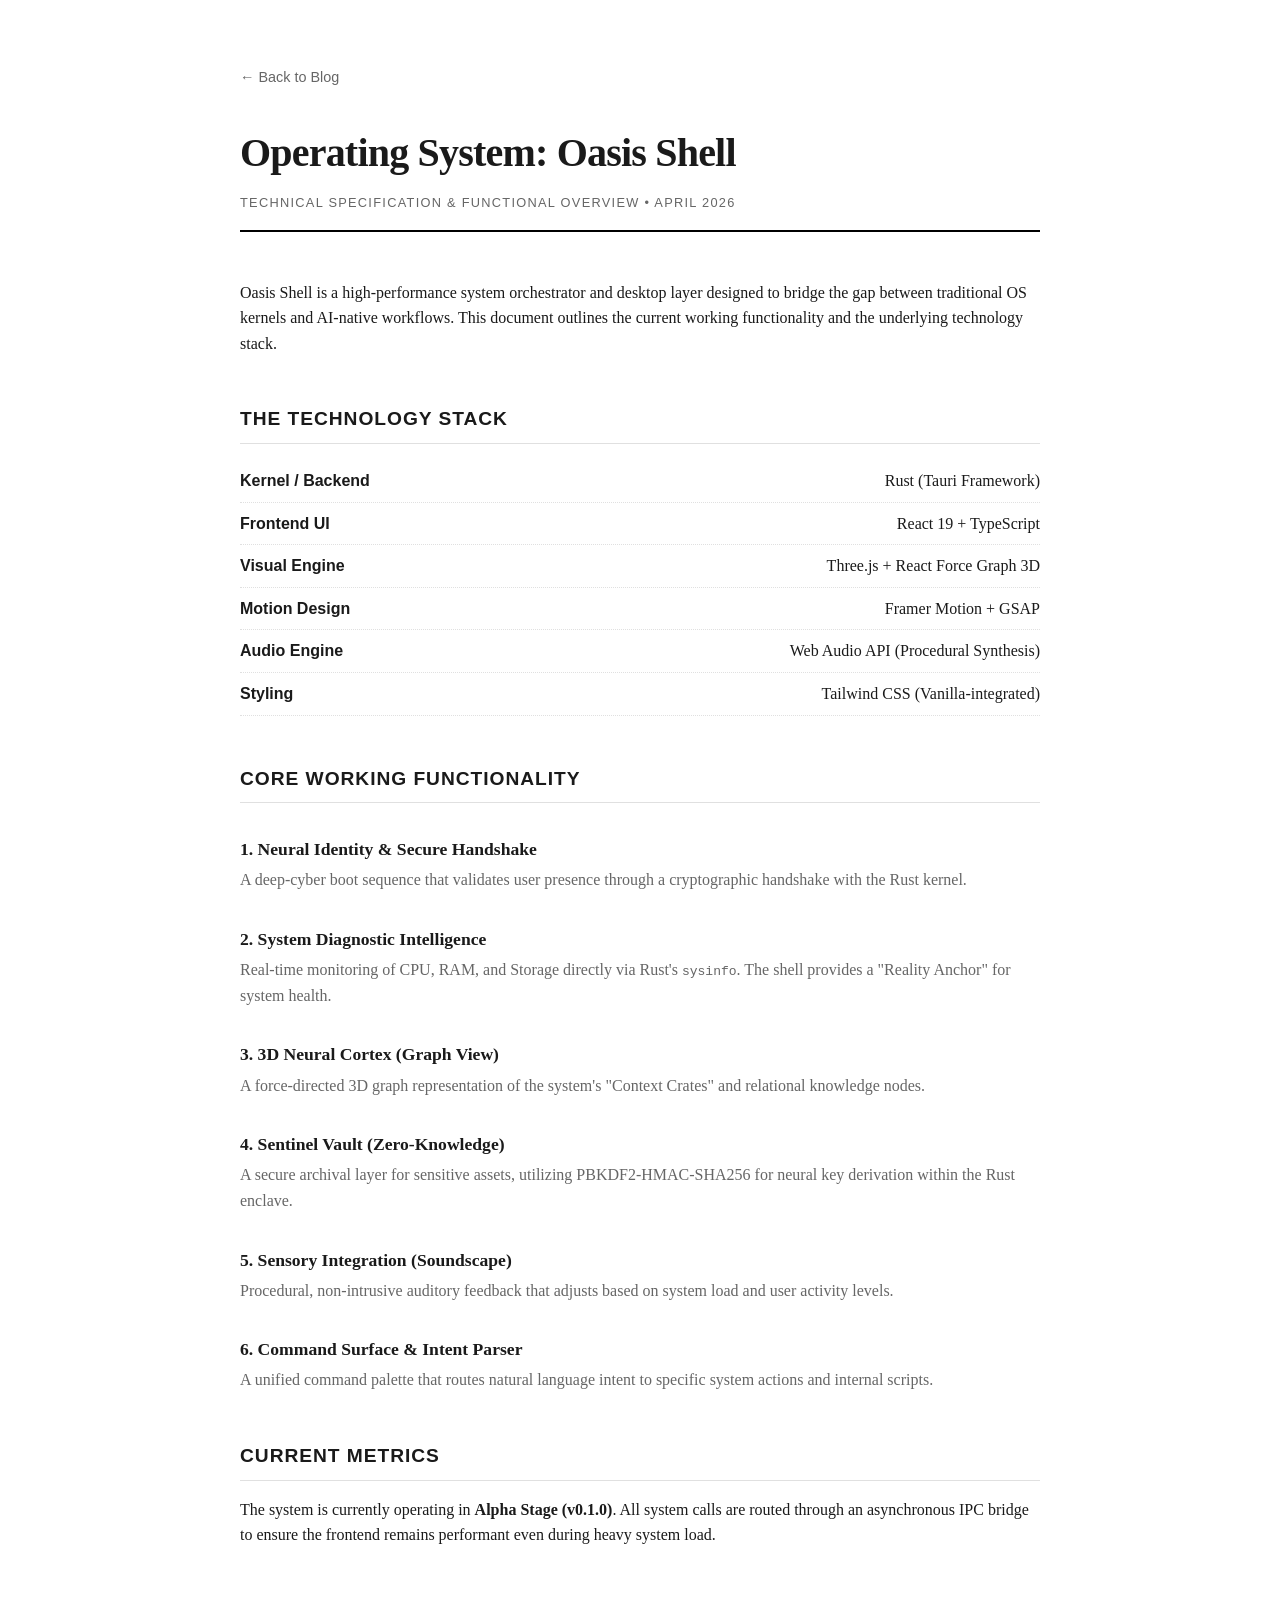
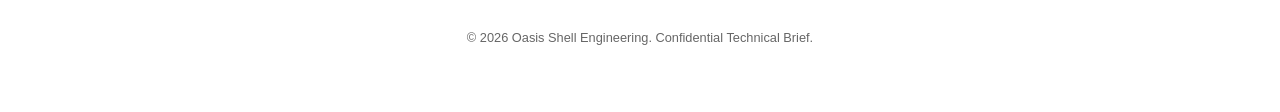
<file: posts/functionality-overview.html>
<!DOCTYPE html>
<html lang="en">
<head>
    <meta charset="UTF-8">
    <meta name="viewport" content="width=device-width, initial-scale=1.0">
    <title>Functionality & Stack Overview | Oasis Shell</title>
    <style>
        :root {
            --bg: #ffffff;
            --text: #1a1a1a;
            --muted: #666666;
            --accent: #000000;
            --border: #e0e0e0;
        }
        body {
            font-family: serif;
            line-height: 1.6;
            color: var(--text);
            background: var(--bg);
            max-width: 800px;
            margin: 0 auto;
            padding: 4rem 2rem;
        }
        header {
            border-bottom: 2px solid var(--accent);
            margin-bottom: 3rem;
            padding-bottom: 1rem;
        }
        h1 {
            font-size: 2.5rem;
            margin: 0;
            letter-spacing: -0.02em;
        }
        .meta {
            color: var(--muted);
            font-family: sans-serif;
            text-transform: uppercase;
            font-size: 0.8rem;
            letter-spacing: 0.1em;
            margin-top: 0.5rem;
        }
        h2 {
            font-family: sans-serif;
            font-size: 1.2rem;
            text-transform: uppercase;
            letter-spacing: 0.05em;
            margin-top: 3rem;
            border-bottom: 1px solid var(--border);
            padding-bottom: 0.5rem;
        }
        .stack-list {
            list-style: none;
            padding: 0;
        }
        .stack-item {
            display: flex;
            justify-content: space-between;
            padding: 0.5rem 0;
            border-bottom: 1px dotted var(--border);
        }
        .stack-key {
            font-weight: bold;
            font-family: sans-serif;
        }
        .feature-grid {
            margin: 2rem 0;
        }
        .feature-card {
            margin-bottom: 2rem;
        }
        .feature-title {
            font-weight: bold;
            font-size: 1.1rem;
            display: block;
            margin-bottom: 0.25rem;
        }
        .feature-desc {
            color: var(--muted);
        }
        footer {
            margin-top: 5rem;
            font-size: 0.8rem;
            color: var(--muted);
            text-align: center;
            font-family: sans-serif;
        }
        .btn-back {
            display: inline-block;
            margin-bottom: 2rem;
            text-decoration: none;
            color: var(--muted);
            font-family: sans-serif;
            font-size: 0.9rem;
        }
        .btn-back:hover {
            color: var(--text);
        }
    </style>
</head>
<body>
    <a href="../index.html" class="btn-back">← Back to Blog</a>
    
    <header>
        <h1>Operating System: Oasis Shell</h1>
        <div class="meta">Technical Specification & Functional Overview • April 2026</div>
    </header>

    <section>
        <p>Oasis Shell is a high-performance system orchestrator and desktop layer designed to bridge the gap between traditional OS kernels and AI-native workflows. This document outlines the current working functionality and the underlying technology stack.</p>
    </section>

    <section>
        <h2>The Technology Stack</h2>
        <div class="stack-list">
            <div class="stack-item">
                <span class="stack-key">Kernel / Backend</span>
                <span class="stack-val">Rust (Tauri Framework)</span>
            </div>
            <div class="stack-item">
                <span class="stack-key">Frontend UI</span>
                <span class="stack-val">React 19 + TypeScript</span>
            </div>
            <div class="stack-item">
                <span class="stack-key">Visual Engine</span>
                <span class="stack-val">Three.js + React Force Graph 3D</span>
            </div>
            <div class="stack-item">
                <span class="stack-key">Motion Design</span>
                <span class="stack-val">Framer Motion + GSAP</span>
            </div>
            <div class="stack-item">
                <span class="stack-key">Audio Engine</span>
                <span class="stack-val">Web Audio API (Procedural Synthesis)</span>
            </div>
            <div class="stack-item">
                <span class="stack-key">Styling</span>
                <span class="stack-val">Tailwind CSS (Vanilla-integrated)</span>
            </div>
        </div>
    </section>

    <section>
        <h2>Core Working Functionality</h2>
        
        <div class="feature-grid">
            <div class="feature-card">
                <span class="feature-title">1. Neural Identity & Secure Handshake</span>
                <span class="feature-desc">A deep-cyber boot sequence that validates user presence through a cryptographic handshake with the Rust kernel.</span>
            </div>

            <div class="feature-card">
                <span class="feature-title">2. System Diagnostic Intelligence</span>
                <span class="feature-desc">Real-time monitoring of CPU, RAM, and Storage directly via Rust's <code>sysinfo</code>. The shell provides a "Reality Anchor" for system health.</span>
            </div>

            <div class="feature-card">
                <span class="feature-title">3. 3D Neural Cortex (Graph View)</span>
                <span class="feature-desc">A force-directed 3D graph representation of the system's "Context Crates" and relational knowledge nodes.</span>
            </div>

            <div class="feature-card">
                <span class="feature-title">4. Sentinel Vault (Zero-Knowledge)</span>
                <span class="feature-desc">A secure archival layer for sensitive assets, utilizing PBKDF2-HMAC-SHA256 for neural key derivation within the Rust enclave.</span>
            </div>

            <div class="feature-card">
                <span class="feature-title">5. Sensory Integration (Soundscape)</span>
                <span class="feature-desc">Procedural, non-intrusive auditory feedback that adjusts based on system load and user activity levels.</span>
            </div>
            
            <div class="feature-card">
                <span class="feature-title">6. Command Surface & Intent Parser</span>
                <span class="feature-desc">A unified command palette that routes natural language intent to specific system actions and internal scripts.</span>
            </div>
        </div>
    </section>

    <section>
        <h2>Current Metrics</h2>
        <p>The system is currently operating in <strong>Alpha Stage (v0.1.0)</strong>. All system calls are routed through an asynchronous IPC bridge to ensure the frontend remains performant even during heavy system load.</p>
    </section>

    <footer>
        &copy; 2026 Oasis Shell Engineering. Confidential Technical Brief.
    </footer>
</body>
</html>
</file>
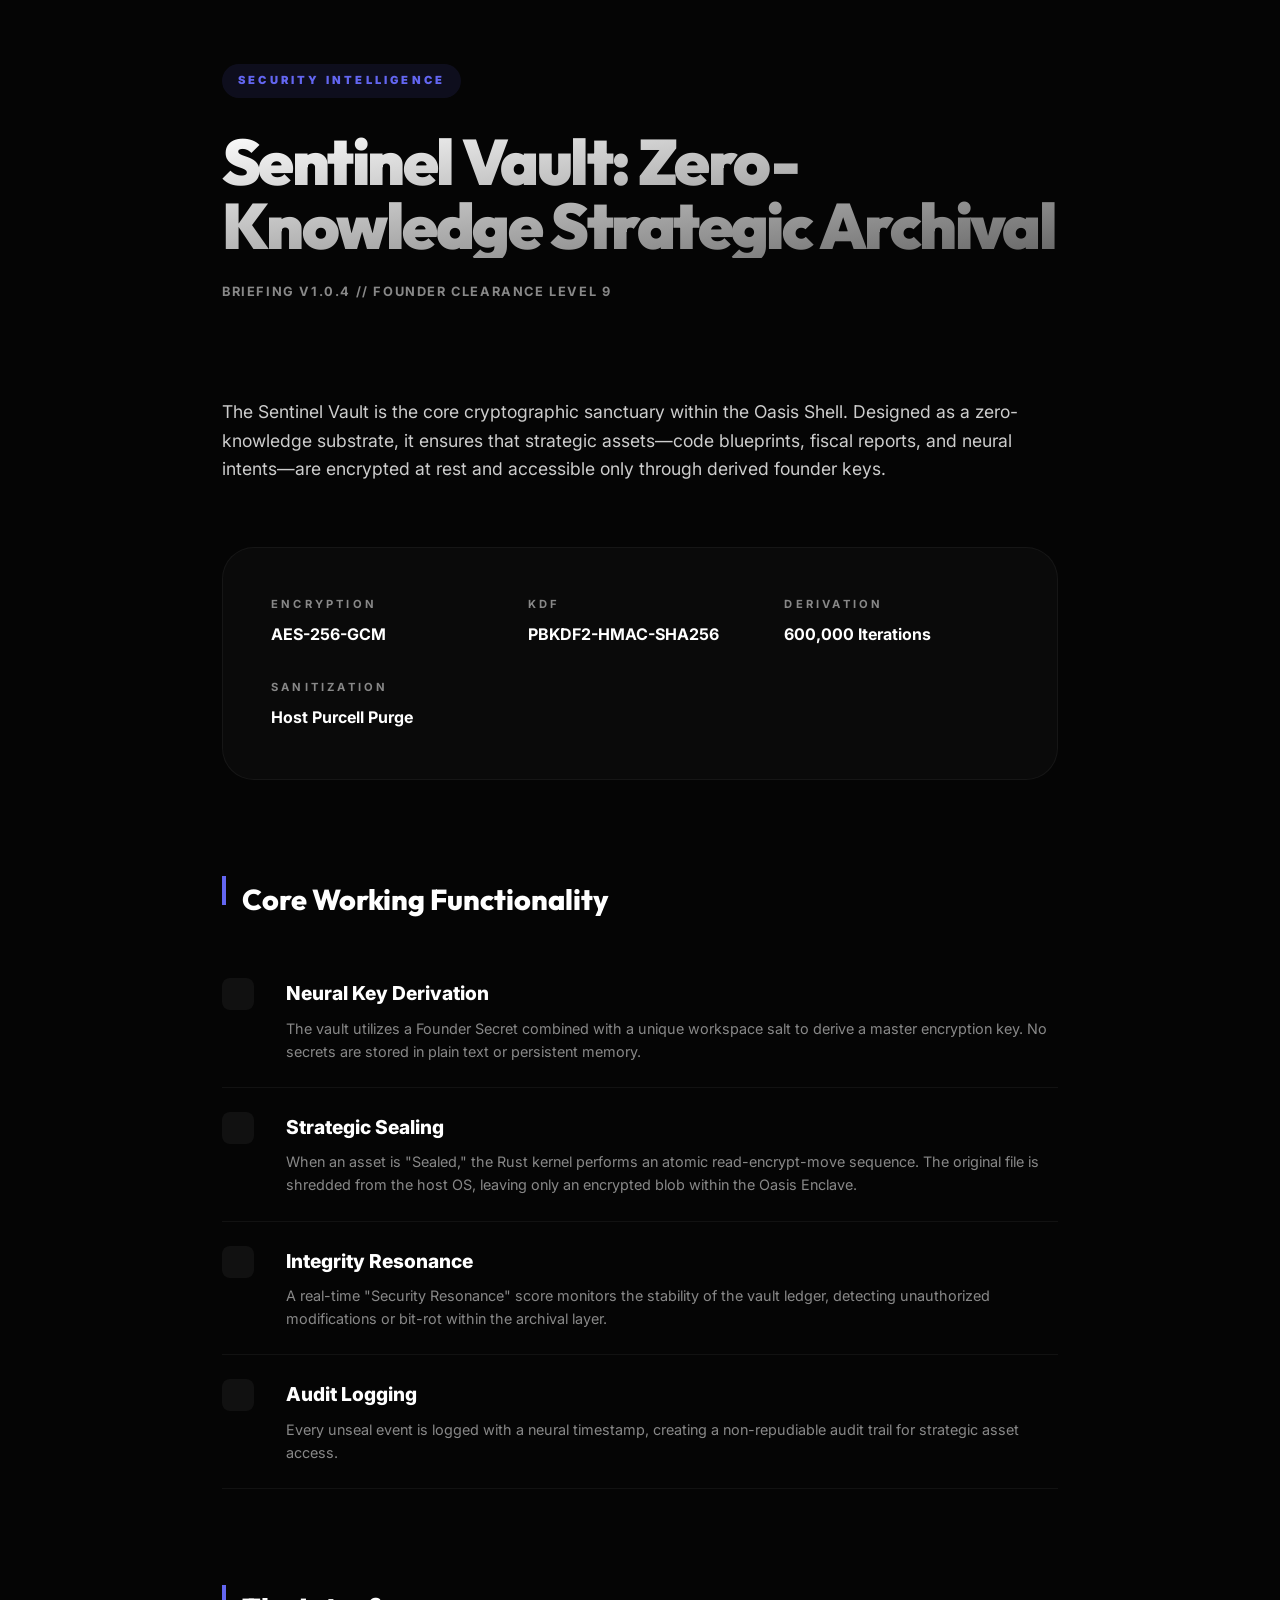
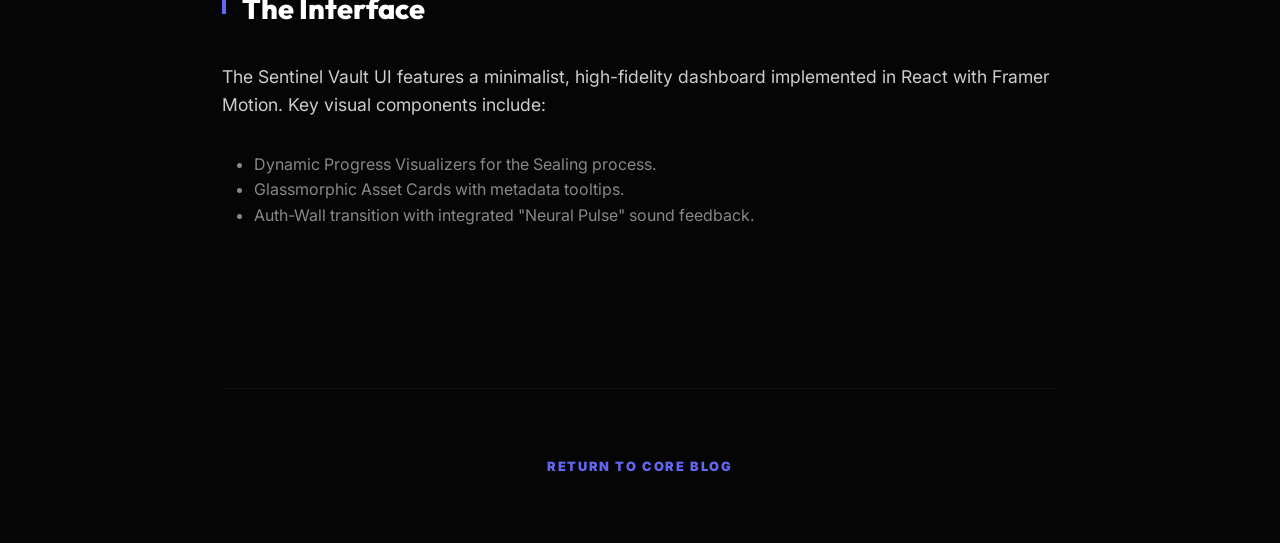
<file: posts/sentinel-vault.html>
<!DOCTYPE html>
<html lang="en">
<head>
    <meta charset="UTF-8">
    <meta name="viewport" content="width=device-width, initial-scale=1.0">
    <title>Sentinel Vault: Zero-Knowledge Archival | Oasis Shell</title>
    <link rel="preconnect" href="https://fonts.googleapis.com">
    <link rel="preconnect" href="https://fonts.gstatic.com" crossorigin>
    <link href="https://fonts.googleapis.com/css2?family=Inter:wght@400;700;900&family=Outfit:wght@500;800;900&display=swap" rel="stylesheet">
    <style>
        :root {
            --bg: #050505;
            --surface: #0a0a0a;
            --accent: #6366f1;
            --text-main: #ffffff;
            --text-dim: #888888;
            --border: rgba(255, 255, 255, 0.05);
        }

        * { margin: 0; padding: 0; box-sizing: border-box; }
        body {
            background: var(--bg);
            color: var(--text-main);
            font-family: 'Inter', sans-serif;
            line-height: 1.6;
            padding: 4rem 2rem;
            max-width: 900px;
            margin: 0 auto;
        }

        header { margin-bottom: 6rem; }
        .tag {
            display: inline-block;
            padding: 0.5rem 1rem;
            background: rgba(99, 102, 241, 0.1);
            color: var(--accent);
            border-radius: 2rem;
            font-size: 0.7rem;
            font-weight: 900;
            text-transform: uppercase;
            letter-spacing: 0.2rem;
            margin-bottom: 2rem;
        }

        h1 {
            font-family: 'Outfit', sans-serif;
            font-size: 4rem;
            font-weight: 900;
            line-height: 1;
            letter-spacing: -0.04em;
            margin-bottom: 1.5rem;
            background: linear-gradient(to bottom right, #fff, #666);
            -webkit-background-clip: text;
            -webkit-text-fill-color: transparent;
        }

        .meta {
            font-size: 0.8rem;
            color: var(--text-dim);
            font-weight: 700;
            text-transform: uppercase;
            letter-spacing: 0.1rem;
        }

        section { margin-bottom: 6rem; }
        h2 {
            font-family: 'Outfit', sans-serif;
            font-size: 1.8rem;
            font-weight: 800;
            margin-bottom: 2rem;
            display: flex;
            items-center;
            gap: 1rem;
        }

        h2::before {
            content: "";
            display: block;
            width: 4px;
            height: 1.8rem;
            background: var(--accent);
        }

        p {
            font-size: 1.1rem;
            color: rgba(255, 255, 255, 0.8);
            margin-bottom: 2rem;
        }

        .tech-box {
            background: var(--surface);
            border: 1px solid var(--border);
            border-radius: 2rem;
            padding: 3rem;
            margin: 4rem 0;
        }

        .tech-grid {
            display: grid;
            grid-template-columns: repeat(auto-fit, minmax(200px, 1fr));
            gap: 2rem;
        }

        .tech-item h4 {
            font-size: 0.7rem;
            color: var(--text-dim);
            text-transform: uppercase;
            letter-spacing: 0.2rem;
            margin-bottom: 0.5rem;
        }

        .tech-item p {
            font-size: 1rem;
            font-weight: 700;
            color: #fff;
            margin: 0;
        }

        .feature-list {
            list-style: none;
        }

        .feature-list li {
            padding: 1.5rem 0;
            border-bottom: 1px solid var(--border);
            display: flex;
            align-items: flex-start;
            gap: 2rem;
        }

        .feature-list .icon {
            width: 32px;
            height: 32px;
            background: rgba(255, 255, 255, 0.05);
            border-radius: 0.5rem;
            flex-shrink: 0;
        }

        .feature-list .content h3 {
            font-size: 1.2rem;
            font-weight: 800;
            margin-bottom: 0.5rem;
        }

        .feature-list .content p {
            font-size: 0.9rem;
            color: var(--text-dim);
            margin: 0;
        }

        footer {
            margin-top: 10rem;
            padding-top: 4rem;
            border-top: 1px solid var(--border);
            text-align: center;
        }

        .back-link {
            color: var(--accent);
            text-decoration: none;
            font-weight: 900;
            font-size: 0.8rem;
            text-transform: uppercase;
            letter-spacing: 0.1rem;
        }

        .pdf-mode {
            background: #fff;
            color: #000 !important;
            padding: 4rem;
            border: 1px solid #ddd;
        }

        .pdf-mode * {
            border-color: #eee !important;
            color: #333 !important;
        }
        .pdf-mode h1 {
            background: none;
            -webkit-text-fill-color: #000;
        }
        .pdf-mode .tag {
            background: #eee;
            color: #000;
        }

    </style>
</head>
<body>
    <header>
        <span class="tag">Security Intelligence</span>
        <h1>Sentinel Vault: Zero-Knowledge Strategic Archival</h1>
        <div class="meta">Briefing v1.0.4 // Founder Clearance Level 9</div>
    </header>

    <section>
        <p>The Sentinel Vault is the core cryptographic sanctuary within the Oasis Shell. Designed as a zero-knowledge substrate, it ensures that strategic assets—code blueprints, fiscal reports, and neural intents—are encrypted at rest and accessible only through derived founder keys.</p>
        
        <div class="tech-box">
            <div class="tech-grid">
                <div class="tech-item">
                    <h4>Encryption</h4>
                    <p>AES-256-GCM</p>
                </div>
                <div class="tech-item">
                    <h4>KDF</h4>
                    <p>PBKDF2-HMAC-SHA256</p>
                </div>
                <div class="tech-item">
                    <h4>Derivation</h4>
                    <p>600,000 Iterations</p>
                </div>
                <div class="tech-item">
                    <h4>Sanitization</h4>
                    <p>Host Purcell Purge</p>
                </div>
            </div>
        </div>
    </section>

    <section>
        <h2>Core Working Functionality</h2>
        <ul class="feature-list">
            <li>
                <div class="icon"></div>
                <div class="content">
                    <h3>Neural Key Derivation</h3>
                    <p>The vault utilizes a Founder Secret combined with a unique workspace salt to derive a master encryption key. No secrets are stored in plain text or persistent memory.</p>
                </div>
            </li>
            <li>
                <div class="icon"></div>
                <div class="content">
                    <h3>Strategic Sealing</h3>
                    <p>When an asset is "Sealed," the Rust kernel performs an atomic read-encrypt-move sequence. The original file is shredded from the host OS, leaving only an encrypted blob within the Oasis Enclave.</p>
                </div>
            </li>
            <li>
                <div class="icon"></div>
                <div class="content">
                    <h3>Integrity Resonance</h3>
                    <p>A real-time "Security Resonance" score monitors the stability of the vault ledger, detecting unauthorized modifications or bit-rot within the archival layer.</p>
                </div>
            </li>
            <li>
                <div class="icon"></div>
                <div class="content">
                    <h3>Audit Logging</h3>
                    <p>Every unseal event is logged with a neural timestamp, creating a non-repudiable audit trail for strategic asset access.</p>
                </div>
            </li>
        </ul>
    </section>

    <section>
        <h2>The Interface</h2>
        <p>The Sentinel Vault UI features a minimalist, high-fidelity dashboard implemented in React with Framer Motion. Key visual components include:</p>
        <ul style="color: var(--text-dim); padding-left: 2rem; margin-bottom: 2rem;">
            <li>Dynamic Progress Visualizers for the Sealing process.</li>
            <li>Glassmorphic Asset Cards with metadata tooltips.</li>
            <li>Auth-Wall transition with integrated "Neural Pulse" sound feedback.</li>
        </ul>
    </section>

    <footer>
        <a href="../index.html" class="back-link">Return to Core Blog</a>
    </footer>
</body>
</html>
</file>
<file: css/style.css>
/* Base Reset & Variables */
:root {
  --bg-color: #0d0f14;
  --panel-bg: rgba(22, 27, 34, 0.7);
  --accent-color: #00ffcc;
  --accent-glow: rgba(0, 255, 204, 0.3);
  --text-primary: #e6edf3;
  --text-secondary: #8b949e;
  --border-color: rgba(255, 255, 255, 0.1);
  --font-family: 'Inter', system-ui, -apple-system, sans-serif;
}

* {
  margin: 0;
  padding: 0;
  box-sizing: border-box;
}

body {
  background-color: var(--bg-color);
  color: var(--text-primary);
  font-family: var(--font-family);
  line-height: 1.6;
  overflow-x: hidden;
}

/* Glassmorphism Background */
.bg-vignette {
  position: fixed;
  top: 0;
  left: 0;
  width: 100vw;
  height: 100vh;
  background: radial-gradient(circle at 50% 50%, rgba(0, 255, 204, 0.05), transparent 70%);
  z-index: -1;
}

/* Components */
.header {
  padding: 2rem;
  display: flex;
  justify-content: space-between;
  align-items: center;
  border-bottom: 1px solid var(--border-color);
  backdrop-filter: blur(10px);
  position: sticky;
  top: 0;
  z-index: 100;
}

.logo {
  font-size: 1.5rem;
  font-weight: 800;
  letter-spacing: -1px;
  background: linear-gradient(90deg, #00ffcc, #00b8ff);
  -webkit-background-clip: text;
  background-clip: text;
  -webkit-text-fill-color: transparent;
  text-transform: uppercase;
}

.nav-links {
  display: flex;
  gap: 2rem;
}

.nav-links a {
  color: var(--text-secondary);
  text-decoration: none;
  font-size: 0.9rem;
  transition: all 0.3s ease;
  position: relative;
}

.nav-links a:hover {
  color: var(--accent-color);
}

.hero {
  max-width: 1000px;
  margin: 4rem auto;
  padding: 2rem;
  text-align: center;
}

.hero h1 {
  font-size: 4rem;
  margin-bottom: 1.5rem;
  line-height: 1.1;
  font-weight: 900;
}

.hero p {
  font-size: 1.25rem;
  color: var(--text-secondary);
  margin-bottom: 3rem;
  max-width: 700px;
  margin-left: auto;
  margin-right: auto;
}

.btn {
  padding: 1rem 2rem;
  border-radius: 8px;
  text-decoration: none;
  font-weight: 600;
  transition: all 0.3s ease;
  display: inline-block;
  cursor: pointer;
}

.btn-primary {
  background-color: var(--accent-color);
  color: #000;
  box-shadow: 0 0 20px var(--accent-glow);
}

.btn-primary:hover {
  transform: translateY(-2px);
  box-shadow: 0 0 30px var(--accent-glow);
}

/* Post List */
.posts-grid {
  display: grid;
  grid-template-columns: repeat(auto-fill, minmax(300px, 1fr));
  gap: 2rem;
  padding: 2rem;
  max-width: 1200px;
  margin: 0 auto;
}

.post-card {
  background: var(--panel-bg);
  border: 1px solid var(--border-color);
  border-radius: 12px;
  padding: 1.5rem;
  transition: all 0.3s cubic-bezier(0.4, 0, 0.2, 1);
  cursor: pointer;
  text-decoration: none;
  color: inherit;
  display: flex;
  flex-direction: column;
}

.post-card:hover {
  border-color: var(--accent-color);
  transform: translateY(-5px);
  box-shadow: 0 10px 30px rgba(0,0,0,0.5);
}

.post-card .date {
  font-size: 0.8rem;
  color: var(--accent-color);
  margin-bottom: 0.5rem;
}

.post-card h3 {
  margin-bottom: 1rem;
  font-size: 1.5rem;
}

/* Animations */
@keyframes fadeIn {
  from { opacity: 0; transform: translateY(20px); }
  to { opacity: 1; transform: translateY(0); }
}

.fade-in {
  animation: fadeIn 0.8s forwards ease-out;
}
</file>
